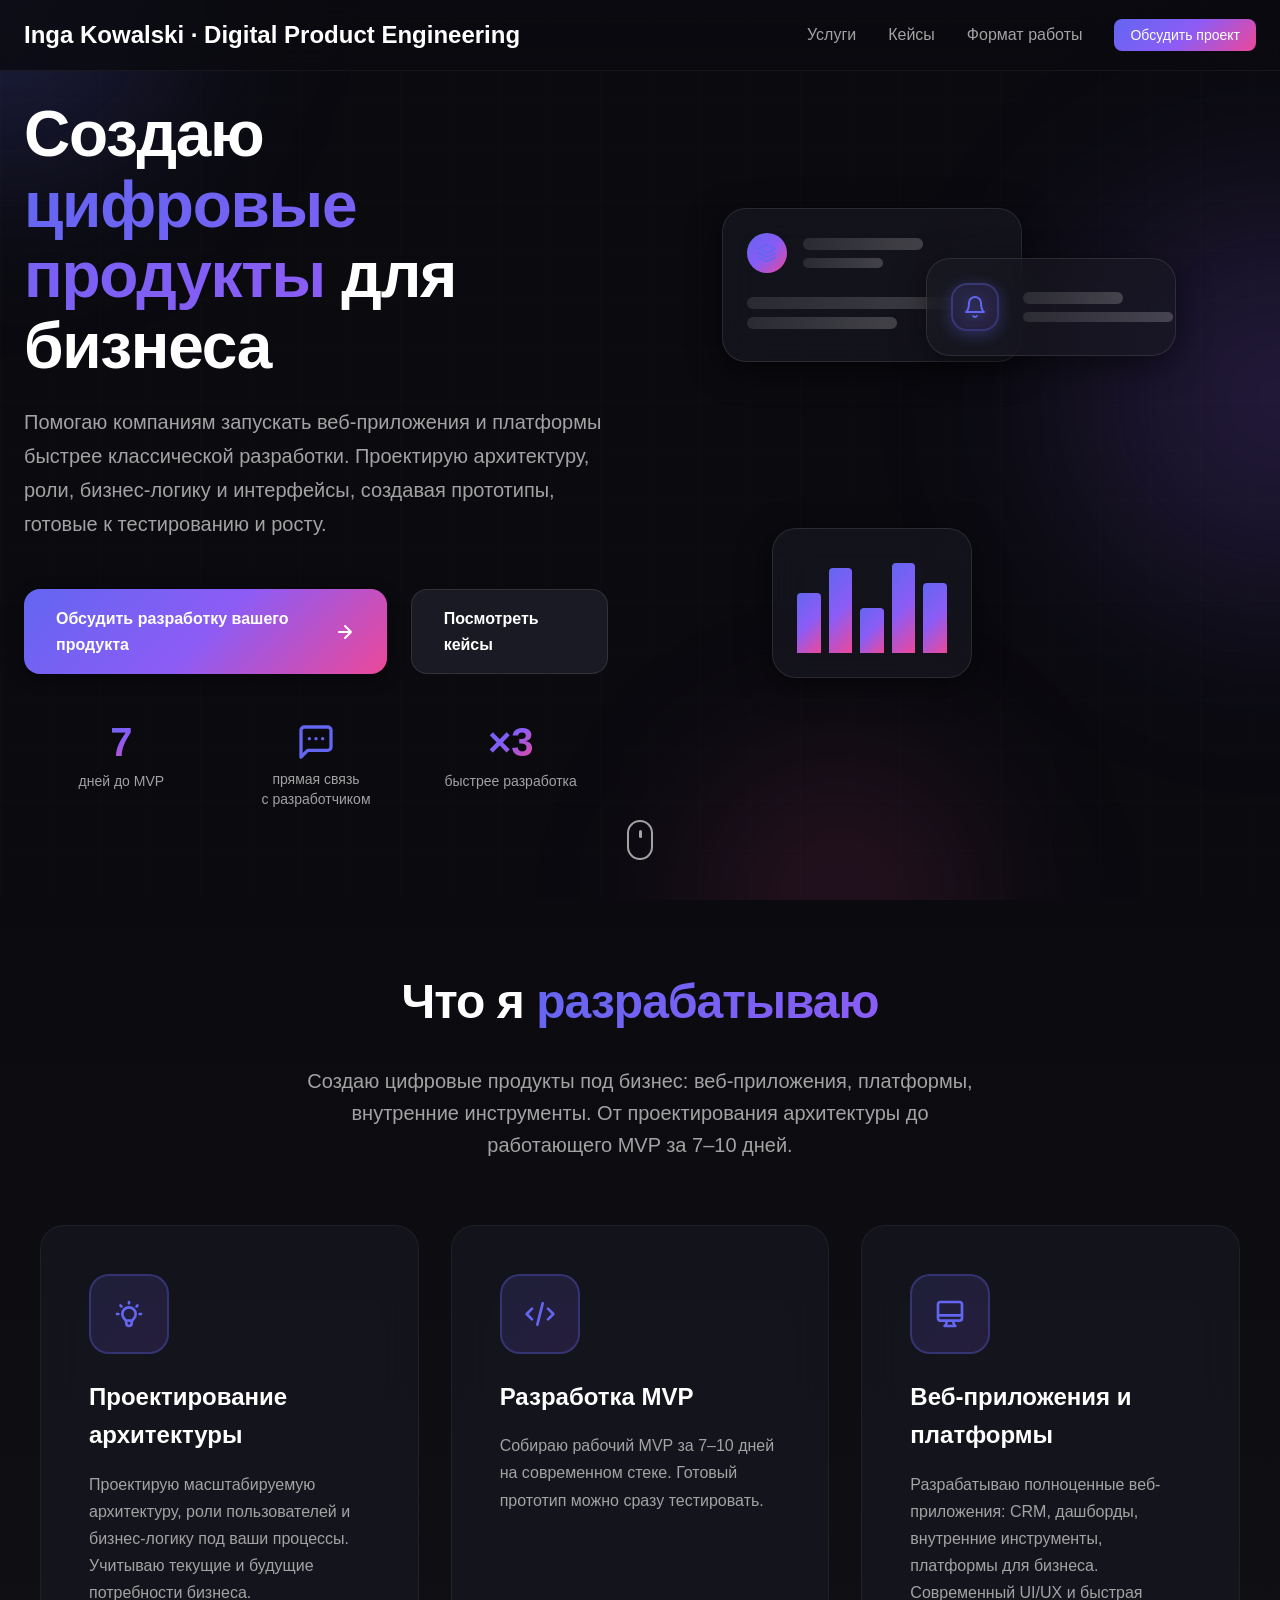
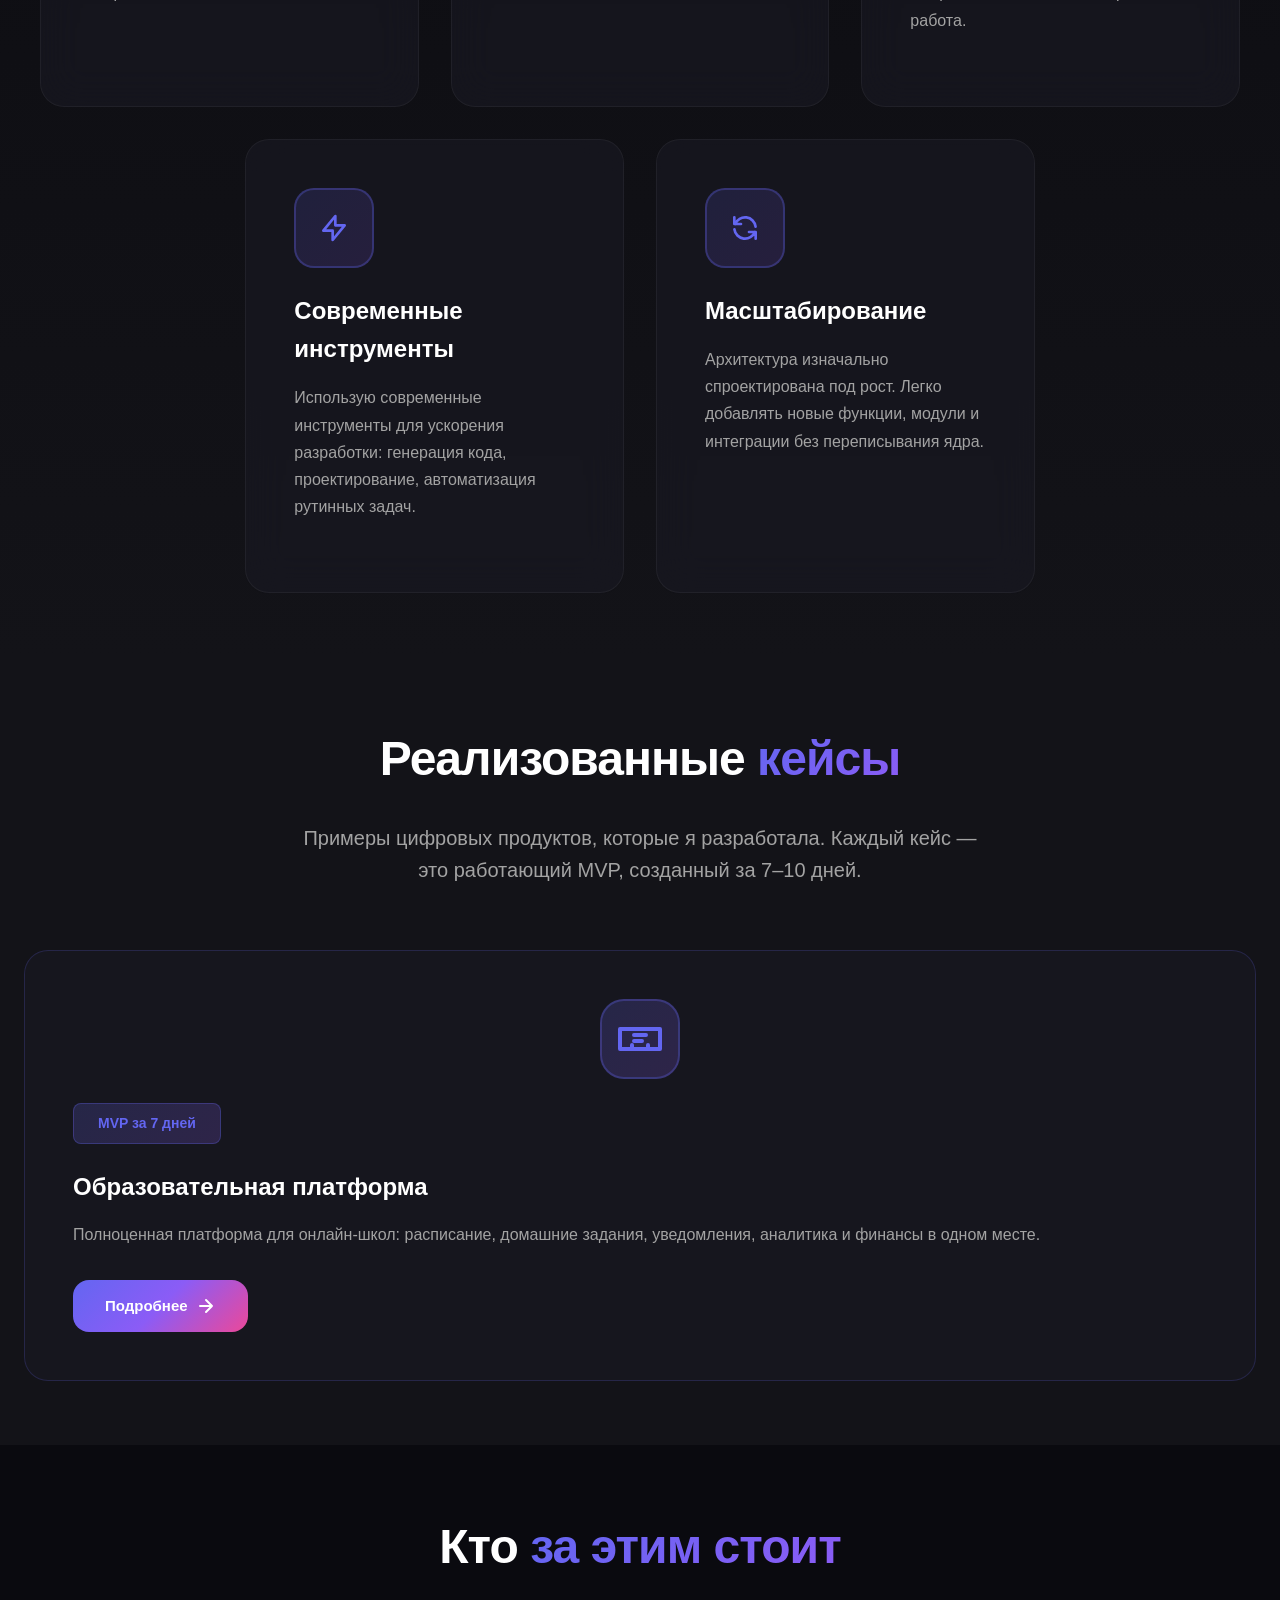
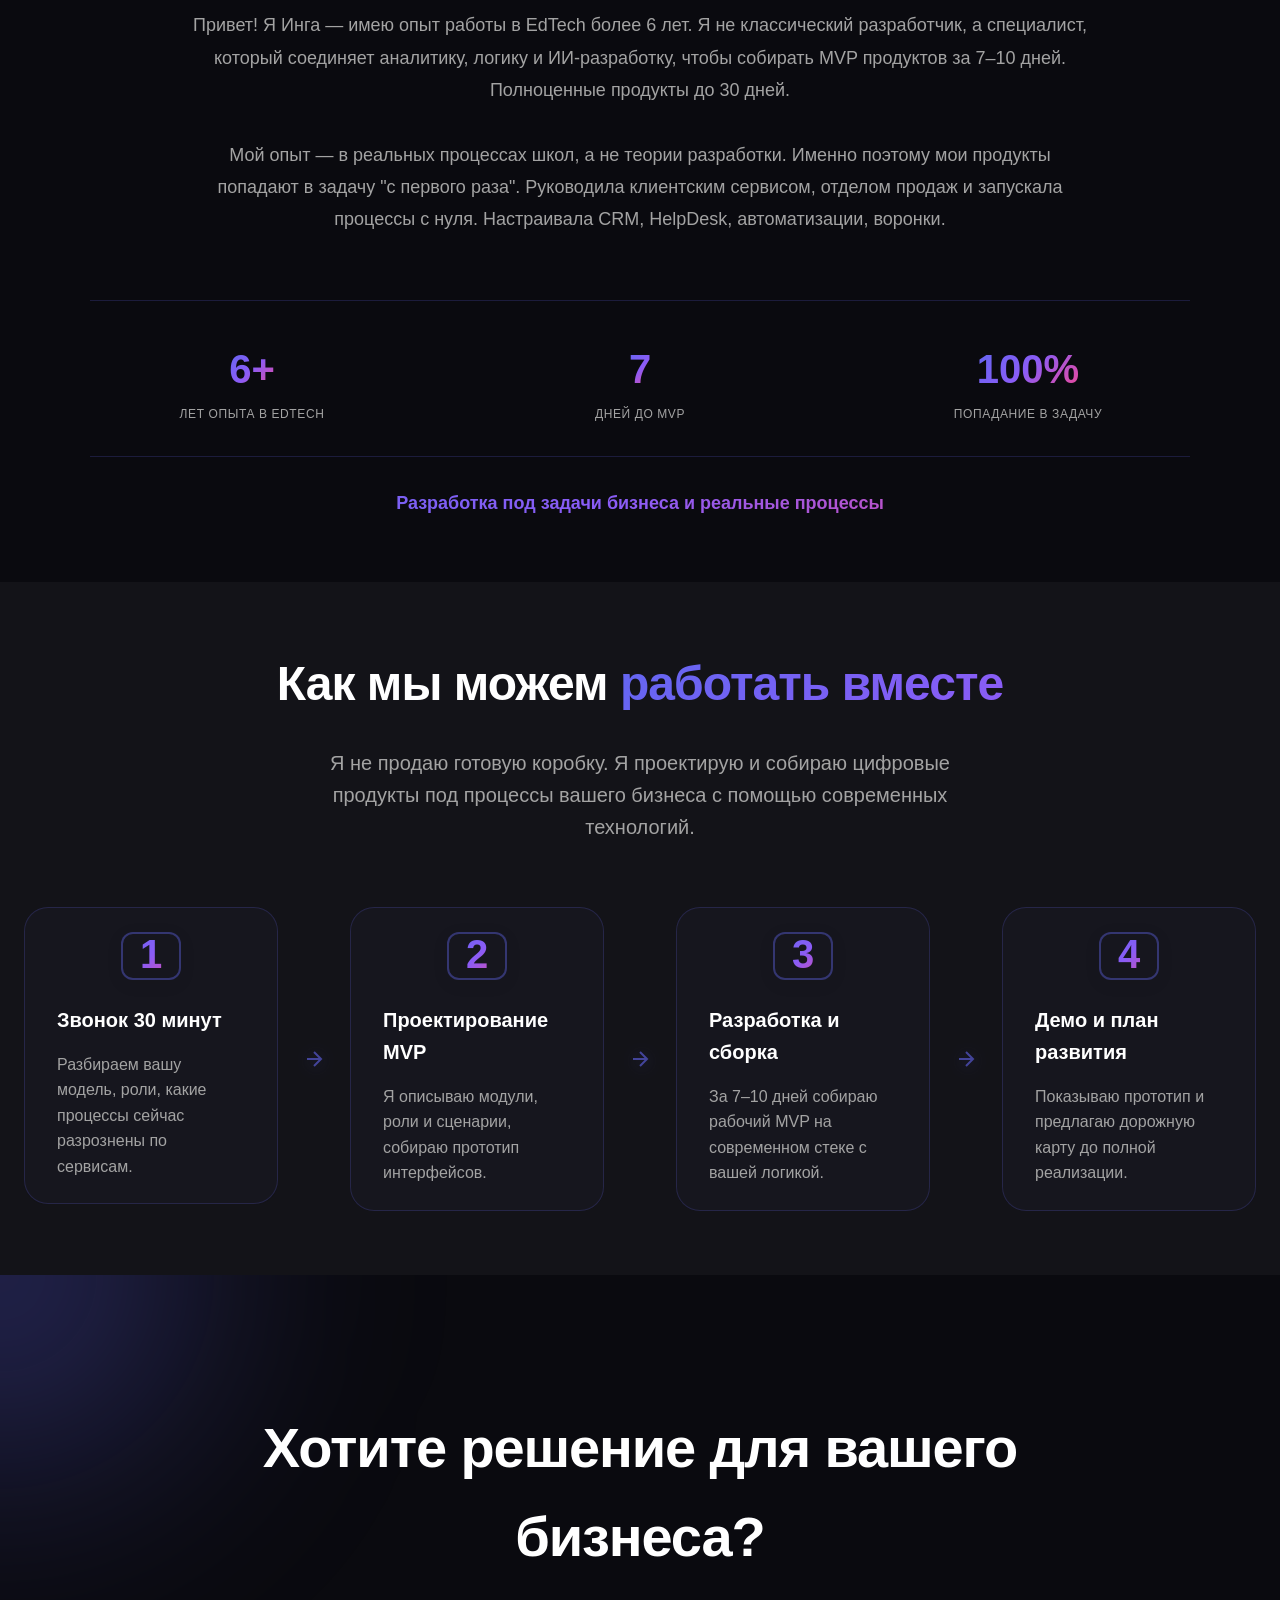
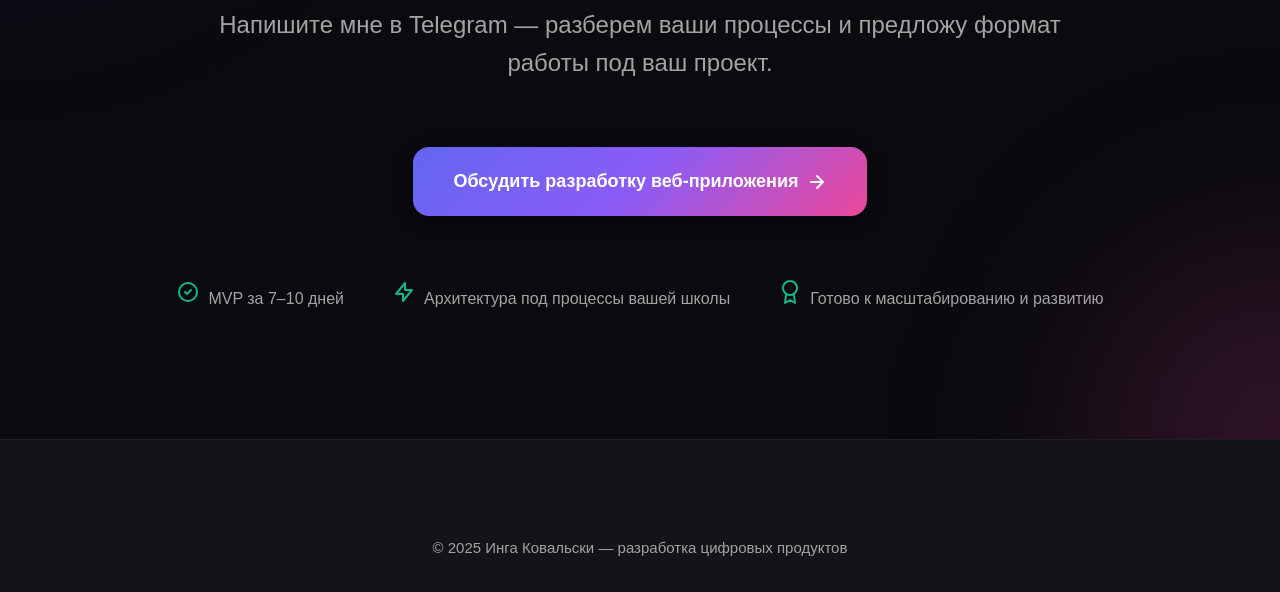
<file: index.html>
<!DOCTYPE html>
<html lang="ru">
<head>
    <meta charset="UTF-8">
    <meta name="viewport" content="width=device-width, initial-scale=1.0">
    
    <!-- Security Headers -->
    <meta http-equiv="X-Frame-Options" content="DENY">
    <meta http-equiv="X-Content-Type-Options" content="nosniff">
    <meta http-equiv="Referrer-Policy" content="strict-origin-when-cross-origin">
    <meta http-equiv="Content-Security-Policy" content="default-src 'self'; style-src 'self' 'unsafe-inline' https://fonts.googleapis.com; font-src 'self' https://fonts.gstatic.com; script-src 'self' 'unsafe-inline'; img-src 'self' data:; connect-src 'self'; frame-ancestors 'none';">
    
    <title>Inga Kowalski — Digital Product Engineering</title>
    
    <!-- Favicons -->
    <link rel="icon" type="image/png" sizes="96x96" href="/favicon-96x96.png">
    <link rel="icon" type="image/x-icon" href="/favicon.ico">
    <link rel="apple-touch-icon" href="/apple-touch-icon.png">
    <link rel="manifest" href="/site.webmanifest">
    <meta name="theme-color" content="#0A0A0A">
    
    <link rel="stylesheet" href="styles.css">
    <link rel="preconnect" href="https://fonts.googleapis.com">
    <link rel="preconnect" href="https://fonts.gstatic.com" crossorigin>
    <link href="https://fonts.googleapis.com/css2?family=Inter:wght@300;400;500;600;700;800;900&display=swap" rel="stylesheet">
</head>
<body>
    <!-- SVG Icons -->
    <div style="display: none;">
        <?xml version="1.0" encoding="UTF-8"?>
        <svg xmlns="http://www.w3.org/2000/svg">
          <defs>
            <linearGradient id="iconGradient" x1="0%" y1="0%" x2="100%" y2="100%">
              <stop offset="0%" style="stop-color:#6366f1;stop-opacity:1" />
              <stop offset="50%" style="stop-color:#8b5cf6;stop-opacity:1" />
              <stop offset="100%" style="stop-color:#ec4899;stop-opacity:1" />
            </linearGradient>
          </defs>
        </svg>
    </div>
    
    <!-- Navigation -->
    <nav class="navbar" id="navbar">
        <div class="container">
            <div class="nav-content">
                <a href="#" class="logo">
                    <span class="logo-text">Inga Kowalski · Digital Product Engineering</span>
                </a>
                <ul class="nav-menu" id="navMenu">
                    <li><a href="#services" class="nav-link">Услуги</a></li>
                    <li><a href="#cases" class="nav-link">Кейсы</a></li>
                    <li><a href="#process" class="nav-link">Формат работы</a></li>
                    <li><a href="#contact" class="nav-link btn-primary-nav">Обсудить проект</a></li>
                </ul>
                <button class="hamburger" id="hamburger">
                    <span></span>
                    <span></span>
                    <span></span>
                </button>
            </div>
        </div>
    </nav>

    <!-- Hero Section -->
    <section class="hero" id="home">
        <div class="hero-background">
            <div class="gradient-orb orb-1"></div>
            <div class="gradient-orb orb-2"></div>
            <div class="gradient-orb orb-3"></div>
            <div class="grid-overlay"></div>
        </div>
        
        <div class="container hero-container">
            <div class="hero-content">
                <h1 class="hero-title">
                    Создаю <span class="gradient-text">цифровые продукты</span> для бизнеса
                </h1>
                <p class="hero-description">
                    Помогаю компаниям запускать веб-приложения и платформы быстрее классической разработки. Проектирую архитектуру, роли, бизнес-логику и интерфейсы, создавая прототипы, готовые к тестированию и росту.
                </p>
                <div class="hero-cta">
                    <a href="https://t.me/kowalski_inga" target="_blank" class="btn btn-primary">
                        <span>Обсудить разработку вашего продукта</span>
                        <svg width="20" height="20" viewBox="0 0 20 20" fill="none">
                            <path d="M4 10H16M16 10L10 4M16 10L10 16" stroke="currentColor" stroke-width="2" stroke-linecap="round" stroke-linejoin="round"/>
                        </svg>
                    </a>
                    <a href="#cases" class="btn btn-secondary">
                        <span>Посмотреть кейсы</span>
                    </a>
                </div>
                <div class="hero-stats">
                    <div class="stat-item">
                        <div class="stat-value">7</div>
                        <div class="stat-label">дней до MVP</div>
                    </div>
                    <div class="stat-item stat-item-connection">
                        <div class="connection-icon-wrapper">
                            <svg class="connection-icon" viewBox="0 0 24 24" width="40" height="40">
                                <path fill="none" stroke="currentColor" stroke-width="2" stroke-linecap="round" stroke-linejoin="round" d="M21 15a2 2 0 0 1-2 2H7l-4 4V5a2 2 0 0 1 2-2h14a2 2 0 0 1 2 2z"/>
                                <path fill="none" stroke="currentColor" stroke-width="2" stroke-linecap="round" stroke-linejoin="round" d="M8 10h.01M12 10h.01M16 10h.01"/>
                            </svg>
                        </div>
                        <div class="stat-label stat-label-two-lines">
                            <span>прямая связь</span>
                            <span>с разработчиком</span>
                        </div>
                    </div>
                    <div class="stat-item">
                        <div class="stat-value">×3</div>
                        <div class="stat-label">быстрее разработка</div>
                    </div>
                </div>
            </div>
            
            <div class="hero-visual">
                <div class="floating-card card-1">
                    <div class="card-header">
                        <div class="card-avatar">
                            <svg class="card-icon" viewBox="0 0 24 24" width="24" height="24">
                                <path fill="none" stroke="currentColor" stroke-width="2" stroke-linecap="round" stroke-linejoin="round" d="M12 2L2 7l10 5 10-5-10-5z"/>
                                <path fill="none" stroke="currentColor" stroke-width="2" stroke-linecap="round" stroke-linejoin="round" d="M2 17l10 5 10-5M2 12l10 5 10-5"/>
                            </svg>
                        </div>
                        <div class="card-info">
                            <div class="card-name"></div>
                            <div class="card-role"></div>
                        </div>
                    </div>
                    <div class="card-content">
                        <div class="card-line"></div>
                        <div class="card-line short"></div>
                    </div>
                </div>
                
                <div class="floating-card card-2">
                    <div class="notification-icon-wrapper">
                        <svg class="notification-icon" viewBox="0 0 24 24" width="32" height="32">
                            <path fill="none" stroke="currentColor" stroke-width="2" stroke-linecap="round" stroke-linejoin="round" d="M18 8A6 6 0 0 0 6 8c0 7-3 9-3 9h18s-3-2-3-9"/>
                            <path fill="none" stroke="currentColor" stroke-width="2" stroke-linecap="round" stroke-linejoin="round" d="M13.73 21a2 2 0 0 1-3.46 0"/>
                        </svg>
                    </div>
                    <div class="notification-content">
                        <div class="notification-title"></div>
                        <div class="notification-text"></div>
                    </div>
                </div>
                
                <div class="floating-card card-3">
                    <div class="chart-bars">
                        <div class="chart-bar" style="--height: 60%"></div>
                        <div class="chart-bar" style="--height: 85%"></div>
                        <div class="chart-bar" style="--height: 45%"></div>
                        <div class="chart-bar" style="--height: 90%"></div>
                        <div class="chart-bar" style="--height: 70%"></div>
                    </div>
                </div>
            </div>
        </div>
        
        <div class="scroll-indicator">
            <div class="mouse">
                <div class="wheel"></div>
            </div>
        </div>
    </section>

    <!-- Services Section -->
    <section class="features" id="services">
        <div class="container">
            <div class="section-header">
                <h2 class="section-title">
                    Что я <span class="gradient-text">разрабатываю</span>
                </h2>
                <p class="section-description">
                    Создаю цифровые продукты под бизнес: веб-приложения, платформы, внутренние инструменты. От проектирования архитектуры до работающего MVP за 7–10 дней.
                </p>
            </div>
            
            <div class="features-grid">
                <div class="feature-card">
                    <div class="feature-icon-wrapper">
                        <svg class="feature-icon" viewBox="0 0 24 24" width="32" height="32">
                            <path fill="none" stroke="currentColor" stroke-width="2" stroke-linecap="round" stroke-linejoin="round" d="M9.663 17h4.673M12 3v1m6.364 1.636l-.707.707M21 12h-1M4 12H3m3.343-5.657l-.707-.707m2.828 9.9a5 5 0 117.072 0l-.548.547A3.374 3.374 0 0014 18.469V19a2 2 0 11-4 0v-.531c0-.895-.356-1.754-.988-2.386l-.548-.547z"/>
                        </svg>
                    </div>
                    <h3 class="feature-title">Проектирование архитектуры</h3>
                    <p class="feature-description">
                        Проектирую масштабируемую архитектуру, роли пользователей и бизнес-логику под ваши процессы. Учитываю текущие и будущие потребности бизнеса.
                    </p>
                </div>
                
                <div class="feature-card">
                    <div class="feature-icon-wrapper">
                        <svg class="feature-icon" viewBox="0 0 24 24" width="32" height="32">
                            <path fill="none" stroke="currentColor" stroke-width="2" stroke-linecap="round" stroke-linejoin="round" d="M10 20l4-16m4 4l4 4-4 4M6 16l-4-4 4-4"/>
                        </svg>
                    </div>
                    <h3 class="feature-title">Разработка MVP</h3>
                    <p class="feature-description">
                        Собираю рабочий MVP за 7–10 дней на современном стеке. Готовый прототип можно сразу тестировать.
                    </p>
                </div>
                
                <div class="feature-card">
                    <div class="feature-icon-wrapper">
                        <svg class="feature-icon" viewBox="0 0 24 24" width="32" height="32">
                            <path fill="none" stroke="currentColor" stroke-width="2" stroke-linecap="round" stroke-linejoin="round" d="M9.75 17L9 20l-1 1h8l-1-1-.75-3M3 13h18M5 17h14a2 2 0 002-2V5a2 2 0 00-2-2H5a2 2 0 00-2 2v10a2 2 0 002 2z"/>
                        </svg>
                    </div>
                    <h3 class="feature-title">Веб-приложения и платформы</h3>
                    <p class="feature-description">
                        Разрабатываю полноценные веб-приложения: CRM, дашборды, внутренние инструменты, платформы для бизнеса. Современный UI/UX и быстрая работа.
                    </p>
                </div>
                
                <div class="feature-card">
                    <div class="feature-icon-wrapper">
                        <svg class="feature-icon" viewBox="0 0 24 24" width="32" height="32">
                            <path fill="none" stroke="currentColor" stroke-width="2" stroke-linecap="round" stroke-linejoin="round" d="M13 10V3L4 14h7v7l9-11h-7z"/>
                        </svg>
                    </div>
                    <h3 class="feature-title">Современные инструменты</h3>
                    <p class="feature-description">
                        Использую современные инструменты для ускорения разработки: генерация кода, проектирование, автоматизация рутинных задач.
                    </p>
                </div>
                
                <div class="feature-card">
                    <div class="feature-icon-wrapper">
                        <svg class="feature-icon" viewBox="0 0 24 24" width="32" height="32">
                            <path fill="none" stroke="currentColor" stroke-width="2" stroke-linecap="round" stroke-linejoin="round" d="M4 4v5h.582m15.356 2A8.001 8.001 0 004.582 9m0 0H9m11 11v-5h-.581m0 0a8.003 8.003 0 01-15.357-2m15.357 2H15"/>
                        </svg>
                    </div>
                    <h3 class="feature-title">Масштабирование</h3>
                    <p class="feature-description">
                        Архитектура изначально спроектирована под рост. Легко добавлять новые функции, модули и интеграции без переписывания ядра.
                    </p>
                </div>
            </div>
        </div>
    </section>

    <!-- Cases Section -->
    <section class="cases" id="cases">
        <div class="container">
            <div class="section-header">
                <h2 class="section-title">
                    Реализованные <span class="gradient-text">кейсы</span>
                </h2>
                <p class="section-description">
                    Примеры цифровых продуктов, которые я разработала. Каждый кейс — это работающий MVP, созданный за 7–10 дней.
                </p>
            </div>
            
            <!-- Cases Grid -->
            <div class="cases-grid">
                <!-- Case Preview: Educational Platform -->
                <div class="case-preview" data-case="education">
                    <div class="case-preview-image">
                        <div class="case-avatar">
                            <svg viewBox="0 0 24 24" width="48" height="48">
                                <path fill="none" stroke="currentColor" stroke-width="2" stroke-linecap="round" stroke-linejoin="round" d="M2 7h20v10H2V7z"/>
                                <path fill="none" stroke="currentColor" stroke-width="2" stroke-linecap="round" stroke-linejoin="round" d="M6 17h12M8 17v-2M16 17v-2"/>
                                <path fill="none" stroke="currentColor" stroke-width="2" stroke-linecap="round" stroke-linejoin="round" d="M9 10h6M9 13h4"/>
                            </svg>
                        </div>
                    </div>
                    <div class="case-preview-content">
                        <div class="case-badge">
                            <span>MVP за 7 дней</span>
                        </div>
                        <h3 class="case-preview-title">Образовательная платформа</h3>
                        <p class="case-preview-description">
                            Полноценная платформа для онлайн-школ: расписание, домашние задания, уведомления, аналитика и финансы в одном месте.
                        </p>
                        <button class="case-preview-btn">
                            <span>Подробнее</span>
                            <svg width="20" height="20" viewBox="0 0 20 20" fill="none">
                                <path d="M4 10H16M16 10L10 4M16 10L10 16" stroke="currentColor" stroke-width="2" stroke-linecap="round" stroke-linejoin="round"/>
                            </svg>
                        </button>
                    </div>
                </div>
            </div>
        </div>
    </section>

    <!-- Case Modal -->
    <div class="case-modal" id="caseModal">
        <div class="case-modal-overlay"></div>
        <div class="case-modal-content">
            <button class="case-modal-close">
                <svg width="24" height="24" viewBox="0 0 24 24" fill="none">
                    <path d="M18 6L6 18M6 6l12 12" stroke="currentColor" stroke-width="2" stroke-linecap="round" stroke-linejoin="round"/>
                </svg>
            </button>
            
            <!-- Case Detail: Educational Platform -->
            <div class="case-detail" data-case-detail="education">
                        <div class="case-header">
                            <div class="case-badge">
                                <span>MVP за 7 дней</span>
                            </div>
                            <h3 class="case-title">Образовательная платформа для онлайн-школ</h3>
                            <p class="case-description">
                                Полноценная платформа, заменяющая таблицы, чат-боты и разрозненные сервисы. Реализованы расписание, домашние задания, уведомления, аналитика и финансы в одном месте.
                            </p>
                        </div>
                        
                        <!-- Key Modules Section -->
                        <div class="case-modules">
                            <div class="container">
                                <div class="section-header">
                                    <h2 class="section-title">
                                        Ключевые модули платформы <span class="gradient-text">в этом кейсе</span>
                                    </h2>
                                    <p class="section-description">
                                        Платформа закрывает весь цикл обучения — от расписания и домашек до аналитики и управления абонементами.
                                    </p>
                                </div>
                                
                                <div class="features-grid">
                                    <div class="feature-card">
                                        <div class="feature-icon-wrapper">
                                            <svg class="feature-icon" viewBox="0 0 24 24" width="32" height="32">
                                                <rect x="3" y="4" width="18" height="18" rx="2" ry="2" fill="none" stroke="currentColor" stroke-width="2"/>
                                                <line x1="16" y1="2" x2="16" y2="6" stroke="currentColor" stroke-width="2" stroke-linecap="round"/>
                                                <line x1="8" y1="2" x2="8" y2="6" stroke="currentColor" stroke-width="2" stroke-linecap="round"/>
                                                <line x1="3" y1="10" x2="21" y2="10" stroke="currentColor" stroke-width="2"/>
                                                <rect x="7" y="14" width="3" height="3" fill="currentColor"/>
                                            </svg>
                                        </div>
                                        <h3 class="feature-title">Умное расписание</h3>
                                        <ul class="feature-list">
                                            <li>Планирование уроков с учётом загруженности преподавателей</li>
                                            <li>Дневной и недельный вид, фильтры по датам и группам</li>
                                            <li>Быстрое редактирование статусов занятий</li>
                                        </ul>
                                    </div>
                                    
                                    <div class="feature-card">
                                        <div class="feature-icon-wrapper">
                                            <svg class="feature-icon" viewBox="0 0 24 24" width="32" height="32">
                                                <path fill="none" stroke="currentColor" stroke-width="2" stroke-linecap="round" stroke-linejoin="round" d="M14 2H6a2 2 0 0 0-2 2v16a2 2 0 0 0 2 2h12a2 2 0 0 0 2-2V8z"/>
                                                <polyline points="14,2 14,8 20,8" fill="none" stroke="currentColor" stroke-width="2" stroke-linecap="round" stroke-linejoin="round"/>
                                                <line x1="9" y1="13" x2="15" y2="13" stroke="currentColor" stroke-width="2" stroke-linecap="round"/>
                                                <line x1="9" y1="17" x2="15" y2="17" stroke="currentColor" stroke-width="2" stroke-linecap="round"/>
                                            </svg>
                                        </div>
                                        <h3 class="feature-title">Домашние задания</h3>
                                        <ul class="feature-list">
                                            <li>Полный цикл работы с ДЗ: создание, отправка, проверка</li>
                                            <li>Загрузка файлов и решений прямо в платформу</li>
                                            <li>Статусы и напоминания ученикам о новых заданиях (Real-time уведомления)</li>
                                        </ul>
                                    </div>
                                    
                                    <div class="feature-card">
                                        <div class="feature-icon-wrapper">
                                            <svg class="feature-icon" viewBox="0 0 24 24" width="32" height="32">
                                                <line x1="18" y1="20" x2="18" y2="10" stroke="currentColor" stroke-width="2" stroke-linecap="round"/>
                                                <line x1="12" y1="20" x2="12" y2="4" stroke="currentColor" stroke-width="2" stroke-linecap="round"/>
                                                <line x1="6" y1="20" x2="6" y2="14" stroke="currentColor" stroke-width="2" stroke-linecap="round"/>
                                            </svg>
                                        </div>
                                        <h3 class="feature-title">Аналитика учеников</h3>
                                        <ul class="feature-list">
                                            <li>Прогресс по урокам и средний балл</li>
                                            <li>История оценок и активности</li>
                                            <li>Учет абонементов и посещений</li>
                                        </ul>
                                    </div>
                                    
                                    <div class="feature-card">
                                        <div class="feature-icon-wrapper">
                                            <svg class="feature-icon" viewBox="0 0 24 24" width="32" height="32">
                                                <path fill="none" stroke="currentColor" stroke-width="2" stroke-linecap="round" stroke-linejoin="round" d="M20 21v-2a4 4 0 0 0-4-4H8a4 4 0 0 0-4 4v2"/>
                                                <circle cx="12" cy="7" r="4" fill="none" stroke="currentColor" stroke-width="2"/>
                                                <polyline points="16,11 19,8 22,11" fill="none" stroke="currentColor" stroke-width="2" stroke-linecap="round" stroke-linejoin="round"/>
                                            </svg>
                                        </div>
                                        <h3 class="feature-title">Кабинет преподавателя</h3>
                                        <ul class="feature-list">
                                            <li>Нагрузка и расписание по каждому преподавателю</li>
                                            <li>Проверка домашних заданий и выставление оценок</li>
                                            <li>Статистика по ученикам и группам</li>
                                        </ul>
                                    </div>
                                    
                                    <div class="feature-card">
                                        <div class="feature-icon-wrapper">
                                            <svg class="feature-icon" viewBox="0 0 24 24" width="32" height="32">
                                                <circle cx="12" cy="12" r="3" fill="none" stroke="currentColor" stroke-width="2"/>
                                                <path fill="none" stroke="currentColor" stroke-width="2" stroke-linecap="round" stroke-linejoin="round" d="M19.4 15a1.65 1.65 0 0 0 .33 1.82l.06.06a2 2 0 0 1 0 2.83 2 2 0 0 1-2.83 0l-.06-.06a1.65 1.65 0 0 0-1.82-.33 1.65 1.65 0 0 0-1 1.51V21a2 2 0 0 1-2 2 2 2 0 0 1-2-2v-.09A1.65 1.65 0 0 0 9 19.4a1.65 1.65 0 0 0-1.82.33l-.06.06a2 2 0 0 1-2.83 0 2 2 0 0 1 0-2.83l.06-.06a1.65 1.65 0 0 0 .33-1.82 1.65 1.65 0 0 0-1.51-1H3a2 2 0 0 1-2-2 2 2 0 0 1 2-2h.09A1.65 1.65 0 0 0 4.6 9a1.65 1.65 0 0 0-.33-1.82l-.06-.06a2 2 0 0 1 0-2.83 2 2 0 0 1 2.83 0l.06.06a1.65 1.65 0 0 0 1.82.33H9a1.65 1.65 0 0 0 1-1.51V3a2 2 0 0 1 2-2 2 2 0 0 1 2 2v.09a1.65 1.65 0 0 0 1 1.51 1.65 1.65 0 0 0 1.82-.33l.06-.06a2 2 0 0 1 2.83 0 2 2 0 0 1 0 2.83l-.06.06a1.65 1.65 0 0 0-.33 1.82V9a1.65 1.65 0 0 0 1.51 1H21a2 2 0 0 1 2 2 2 2 0 0 1-2 2h-.09a1.65 1.65 0 0 0-1.51 1z"/>
                                            </svg>
                                        </div>
                                        <h3 class="feature-title">Админ-панель / CRM</h3>
                                        <ul class="feature-list">
                                            <li>Управление учениками, преподавателями и абонементами</li>
                                            <li>Поиск и фильтры по ключевым метрикам</li>
                                            <li>Дашборды для контроля загрузки и выручки</li>
                                        </ul>
                                    </div>
                                </div>
                            </div>
                        </div>
                        
                        <!-- Roles Section (moved inside case) -->
                        <div class="roles" id="roles">
        <div class="container">
            <div class="section-header">
                <h2 class="section-title">
                    Персонализированный опыт для <span class="gradient-text">каждой роли</span>
                </h2>
                <p class="section-description">
                    В этом кейсе я реализовала три кабинета: ученика, преподавателя и администратора — каждый видит только свои инструменты.
                </p>
            </div>
            
            <div class="roles-tabs">
                <button class="role-tab active" data-role="student">
                    <div class="role-icon">
                        <svg viewBox="0 0 24 24" width="24" height="24">
                            <path fill="none" stroke="currentColor" stroke-width="2" stroke-linecap="round" stroke-linejoin="round" d="M22 10l-10-5-10 5 10 5z"/>
                            <path fill="none" stroke="currentColor" stroke-width="2" stroke-linecap="round" stroke-linejoin="round" d="M6 13.26V16c0 2.21 2.69 4 6 4s6-1.79 6-4v-2.74L12 15z"/>
                        </svg>
                    </div>
                    <span>Ученик</span>
                </button>
                <button class="role-tab" data-role="teacher">
                    <div class="role-icon">
                        <svg viewBox="0 0 24 24" width="24" height="24">
                            <path fill="none" stroke="currentColor" stroke-width="2" stroke-linecap="round" stroke-linejoin="round" d="M20 21v-2a4 4 0 0 0-4-4H8a4 4 0 0 0-4 4v2"/>
                            <circle cx="12" cy="7" r="4" fill="none" stroke="currentColor" stroke-width="2"/>
                            <polyline points="16,11 19,8 22,11" fill="none" stroke="currentColor" stroke-width="2" stroke-linecap="round" stroke-linejoin="round"/>
                        </svg>
                    </div>
                    <span>Преподаватель</span>
                </button>
                <button class="role-tab" data-role="admin">
                    <div class="role-icon">
                        <svg viewBox="0 0 24 24" width="24" height="24">
                            <circle cx="12" cy="12" r="3" fill="none" stroke="currentColor" stroke-width="2"/>
                            <path fill="none" stroke="currentColor" stroke-width="2" stroke-linecap="round" stroke-linejoin="round" d="M19.4 15a1.65 1.65 0 0 0 .33 1.82l.06.06a2 2 0 0 1 0 2.83 2 2 0 0 1-2.83 0l-.06-.06a1.65 1.65 0 0 0-1.82-.33 1.65 1.65 0 0 0-1 1.51V21a2 2 0 0 1-2 2 2 2 0 0 1-2-2v-.09A1.65 1.65 0 0 0 9 19.4a1.65 1.65 0 0 0-1.82.33l-.06.06a2 2 0 0 1-2.83 0 2 2 0 0 1 0-2.83l.06-.06a1.65 1.65 0 0 0 .33-1.82 1.65 1.65 0 0 0-1.51-1H3a2 2 0 0 1-2-2 2 2 0 0 1 2-2h.09A1.65 1.65 0 0 0 4.6 9a1.65 1.65 0 0 0-.33-1.82l-.06-.06a2 2 0 0 1 0-2.83 2 2 0 0 1 2.83 0l.06.06a1.65 1.65 0 0 0 1.82.33H9a1.65 1.65 0 0 0 1-1.51V3a2 2 0 0 1 2-2 2 2 0 0 1 2 2v.09a1.65 1.65 0 0 0 1 1.51 1.65 1.65 0 0 0 1.82-.33l.06-.06a2 2 0 0 1 2.83 0 2 2 0 0 1 0 2.83l-.06.06a1.65 1.65 0 0 0-.33 1.82V9a1.65 1.65 0 0 0 1.51 1H21a2 2 0 0 1 2 2 2 2 0 0 1-2 2h-.09a1.65 1.65 0 0 0-1.51 1z"/>
                        </svg>
                    </div>
                    <span>Администратор</span>
                </button>
            </div>
            
            <div class="roles-content">
                <!-- Student Role -->
                <div class="role-content active" data-role-content="student">
                    <div class="role-split">
                        <div class="role-info">
                            <h3 class="role-title">Личный кабинет ученика</h3>
                            <p class="role-description">
                                Всё необходимое для эффективного обучения и отслеживания прогресса.
                            </p>
                            
                            <div class="role-features">
                                <div class="role-feature-item">
                                    <div class="role-feature-icon-wrapper">
                                        <svg class="role-feature-icon" viewBox="0 0 24 24" width="24" height="24">
                                            <line x1="18" y1="20" x2="18" y2="10" stroke="currentColor" stroke-width="2" stroke-linecap="round"/>
                                            <line x1="12" y1="20" x2="12" y2="4" stroke="currentColor" stroke-width="2" stroke-linecap="round"/>
                                            <line x1="6" y1="20" x2="6" y2="14" stroke="currentColor" stroke-width="2" stroke-linecap="round"/>
                                        </svg>
                                    </div>
                                    <div>
                                        <h4>Дашборд с прогрессом и оценками</h4>
                                        <p>Визуализация прогресса по урокам и успеваемости</p>
                                    </div>
                                </div>
                                
                                <div class="role-feature-item">
                                    <div class="role-feature-icon-wrapper">
                                        <svg class="role-feature-icon" viewBox="0 0 24 24" width="24" height="24">
                                            <path fill="none" stroke="currentColor" stroke-width="2" stroke-linecap="round" stroke-linejoin="round" d="M14 2H6a2 2 0 0 0-2 2v16a2 2 0 0 0 2 2h12a2 2 0 0 0 2-2V8z"/>
                                            <polyline points="14,2 14,8 20,8" fill="none" stroke="currentColor" stroke-width="2" stroke-linecap="round" stroke-linejoin="round"/>
                                            <line x1="9" y1="13" x2="15" y2="13" stroke="currentColor" stroke-width="2" stroke-linecap="round"/>
                                            <line x1="9" y1="17" x2="15" y2="17" stroke="currentColor" stroke-width="2" stroke-linecap="round"/>
                                        </svg>
                                    </div>
                                    <div>
                                        <h4>Управление заданиями и загрузка решений</h4>
                                        <p>Отправка работ и отслеживание статусов проверки</p>
                                    </div>
                                </div>
                                
                                <div class="role-feature-item">
                                    <div class="role-feature-icon-wrapper">
                                        <svg class="role-feature-icon" viewBox="0 0 24 24" width="24" height="24">
                                            <path fill="none" stroke="currentColor" stroke-width="2" stroke-linecap="round" stroke-linejoin="round" d="M22 19a2 2 0 0 1-2 2H4a2 2 0 0 1-2-2V5a2 2 0 0 1 2-2h5l2 3h9a2 2 0 0 1 2 2z"/>
                                        </svg>
                                    </div>
                                    <div>
                                        <h4>Материалы и файлы в одном месте</h4>
                                        <p>Доступ ко всем учебным материалам и вложениям</p>
                                    </div>
                                </div>
                                
                                <div class="role-feature-item">
                                    <div class="role-feature-icon-wrapper">
                                        <svg class="role-feature-icon" viewBox="0 0 24 24" width="24" height="24">
                                            <circle cx="12" cy="5" r="3" fill="currentColor"/>
                                            <circle cx="12" cy="12" r="3" fill="currentColor"/>
                                            <circle cx="12" cy="19" r="3" fill="currentColor"/>
                                        </svg>
                                    </div>
                                    <div>
                                        <h4>Таймлайн активности и уведомлений</h4>
                                        <p>История событий и мгновенные оповещения</p>
                                    </div>
                                </div>
                            </div>
                        </div>
                        
                        <div class="role-visual">
                            <div class="mockup-browser">
                                <div class="browser-header">
                                    <div class="browser-dots">
                                        <span></span><span></span><span></span>
                                    </div>
                                    <div class="browser-url">eduplatform.app/student/dashboard</div>
                                </div>
                                <div class="browser-content">
                                    <div class="dashboard-cards">
                                        <div class="mini-card">
                                            <div class="mini-card-label">Уроков выполнено</div>
                                            <div class="mini-card-value">24<span>/30</span></div>
                                        </div>
                                        <div class="mini-card">
                                            <div class="mini-card-label">Средний балл</div>
                                            <div class="mini-card-value">87<span>/100</span></div>
                                        </div>
                                    </div>
                                    <div class="progress-bar-demo">
                                        <div class="progress-fill" style="--width: 80%"></div>
                                    </div>
                                </div>
                            </div>
                        </div>
                    </div>
                </div>
                
                <!-- Teacher Role -->
                <div class="role-content" data-role-content="teacher">
                    <div class="role-split">
                        <div class="role-info">
                            <h3 class="role-title">Кабинет преподавателя</h3>
                            <p class="role-description">
                                Полный контроль над уроками, заданиями и успеваемостью.
                            </p>
                            
                            <div class="role-features">
                                <div class="role-feature-item">
                                    <div class="role-feature-icon-wrapper">
                                        <svg class="role-feature-icon" viewBox="0 0 24 24" width="24" height="24">
                                            <line x1="18" y1="20" x2="18" y2="10" stroke="currentColor" stroke-width="2" stroke-linecap="round"/>
                                            <line x1="12" y1="20" x2="12" y2="4" stroke="currentColor" stroke-width="2" stroke-linecap="round"/>
                                            <line x1="6" y1="20" x2="6" y2="14" stroke="currentColor" stroke-width="2" stroke-linecap="round"/>
                                        </svg>
                                    </div>
                                    <div>
                                        <h4>Аналитика нагрузки и проведённых уроков</h4>
                                        <p>Статистика и метрики работы преподавателя</p>
                                    </div>
                                </div>
                                
                                <div class="role-feature-item">
                                    <div class="role-feature-icon-wrapper">
                                        <svg class="role-feature-icon" viewBox="0 0 24 24" width="24" height="24">
                                            <polyline points="20 6 9 17 4 12" fill="none" stroke="currentColor" stroke-width="2" stroke-linecap="round" stroke-linejoin="round"/>
                                        </svg>
                                    </div>
                                    <div>
                                        <h4>Проверка домашних заданий и выставление оценок</h4>
                                        <p>Быстрая проверка с оценкой и развёрнутым отзывом</p>
                                    </div>
                                </div>
                                
                                <div class="role-feature-item">
                                    <div class="role-feature-icon-wrapper">
                                        <svg class="role-feature-icon" viewBox="0 0 24 24" width="24" height="24">
                                            <rect x="3" y="4" width="18" height="18" rx="2" ry="2" fill="none" stroke="currentColor" stroke-width="2"/>
                                            <line x1="16" y1="2" x2="16" y2="6" stroke="currentColor" stroke-width="2" stroke-linecap="round"/>
                                            <line x1="8" y1="2" x2="8" y2="6" stroke="currentColor" stroke-width="2" stroke-linecap="round"/>
                                            <line x1="3" y1="10" x2="21" y2="10" stroke="currentColor" stroke-width="2"/>
                                            <rect x="7" y="14" width="3" height="3" fill="currentColor"/>
                                        </svg>
                                    </div>
                                    <div>
                                        <h4>Управление расписанием и статусами занятий</h4>
                                        <p>Создание уроков, редактирование и управление статусами</p>
                                    </div>
                                </div>
                                
                                <div class="role-feature-item">
                                    <div class="role-feature-icon-wrapper">
                                        <svg class="role-feature-icon" viewBox="0 0 24 24" width="24" height="24">
                                            <path fill="none" stroke="currentColor" stroke-width="2" stroke-linecap="round" stroke-linejoin="round" d="M17 21v-2a4 4 0 0 0-4-4H5a4 4 0 0 0-4 4v2"/>
                                            <circle cx="9" cy="7" r="4" fill="none" stroke="currentColor" stroke-width="2"/>
                                            <path fill="none" stroke="currentColor" stroke-width="2" stroke-linecap="round" stroke-linejoin="round" d="M23 21v-2a4 4 0 0 0-3-3.87"/>
                                            <path fill="none" stroke="currentColor" stroke-width="2" stroke-linecap="round" stroke-linejoin="round" d="M16 3.13a4 4 0 0 1 0 7.75"/>
                                        </svg>
                                    </div>
                                    <div>
                                        <h4>Статистика по ученикам и группам</h4>
                                        <p>Подробная аналитика успеваемости каждого ученика</p>
                                    </div>
                                </div>
                            </div>
                        </div>
                        
                        <div class="role-visual">
                            <div class="mockup-browser">
                                <div class="browser-header">
                                    <div class="browser-dots">
                                        <span></span><span></span><span></span>
                                    </div>
                                    <div class="browser-url">eduplatform.app/teacher/analytics</div>
                                </div>
                                <div class="browser-content">
                                    <div class="chart-demo">
                                        <div class="chart-line"></div>
                                    </div>
                                    <div class="stats-grid">
                                        <div class="stat-box">
                                            <div class="stat-label">Проверено ДЗ</div>
                                            <div class="stat-number">42</div>
                                        </div>
                                        <div class="stat-box">
                                            <div class="stat-label">Уроков за неделю</div>
                                            <div class="stat-number">18</div>
                                        </div>
                                    </div>
                                </div>
                            </div>
                        </div>
                    </div>
                </div>
                
                <!-- Admin Role -->
                <div class="role-content" data-role-content="admin">
                    <div class="role-split">
                        <div class="role-info">
                            <h3 class="role-title">Админ-панель и CRM</h3>
                            <p class="role-description">
                                Централизованное управление платформой и ключевыми метриками.
                            </p>
                            
                            <div class="role-features">
                                <div class="role-feature-item">
                                    <div class="role-feature-icon-wrapper">
                                        <svg class="role-feature-icon" viewBox="0 0 24 24" width="24" height="24">
                                            <path fill="none" stroke="currentColor" stroke-width="2" stroke-linecap="round" stroke-linejoin="round" d="M17 21v-2a4 4 0 0 0-4-4H5a4 4 0 0 0-4 4v2"/>
                                            <circle cx="9" cy="7" r="4" fill="none" stroke="currentColor" stroke-width="2"/>
                                            <path fill="none" stroke="currentColor" stroke-width="2" stroke-linecap="round" stroke-linejoin="round" d="M23 21v-2a4 4 0 0 0-3-3.87"/>
                                            <path fill="none" stroke="currentColor" stroke-width="2" stroke-linecap="round" stroke-linejoin="round" d="M16 3.13a4 4 0 0 1 0 7.75"/>
                                        </svg>
                                    </div>
                                    <div>
                                        <h4>Управление учениками и абонементами</h4>
                                        <p>Полный контроль над базой учеников и подписками</p>
                                    </div>
                                </div>
                                
                                <div class="role-feature-item">
                                    <div class="role-feature-icon-wrapper">
                                        <svg class="role-feature-icon" viewBox="0 0 24 24" width="24" height="24">
                                            <path fill="none" stroke="currentColor" stroke-width="2" stroke-linecap="round" stroke-linejoin="round" d="M20 21v-2a4 4 0 0 0-4-4H8a4 4 0 0 0-4 4v2"/>
                                            <circle cx="12" cy="7" r="4" fill="none" stroke="currentColor" stroke-width="2"/>
                                            <polyline points="16,11 19,8 22,11" fill="none" stroke="currentColor" stroke-width="2" stroke-linecap="round" stroke-linejoin="round"/>
                                        </svg>
                                    </div>
                                    <div>
                                        <h4>Управление преподавателями и расписанием</h4>
                                        <p>Назначение на уроки, мониторинг нагрузки</p>
                                    </div>
                                </div>
                                
                                <div class="role-feature-item">
                                    <div class="role-feature-icon-wrapper">
                                        <svg class="role-feature-icon" viewBox="0 0 24 24" width="24" height="24">
                                            <path fill="none" stroke="currentColor" stroke-width="2" stroke-linecap="round" stroke-linejoin="round" d="M22 19a2 2 0 0 1-2 2H4a2 2 0 0 1-2-2V5a2 2 0 0 1 2-2h5l2 3h9a2 2 0 0 1 2 2z"/>
                                        </svg>
                                    </div>
                                    <div>
                                        <h4>Материалы и уроки в едином реестре</h4>
                                        <p>Централизованное хранение всех учебных ресурсов</p>
                                    </div>
                                </div>
                                
                                <div class="role-feature-item">
                                    <div class="role-feature-icon-wrapper">
                                        <svg class="role-feature-icon" viewBox="0 0 24 24" width="24" height="24">
                                            <rect x="3" y="5" width="18" height="14" rx="2" ry="2" fill="none" stroke="currentColor" stroke-width="2"/>
                                            <line x1="3" y1="10" x2="21" y2="10" stroke="currentColor" stroke-width="2"/>
                                            <line x1="7" y1="15" x2="7" y2="15" stroke="currentColor" stroke-width="2" stroke-linecap="round"/>
                                            <line x1="12" y1="15" x2="17" y2="15" stroke="currentColor" stroke-width="2" stroke-linecap="round"/>
                                        </svg>
                                    </div>
                                    <div>
                                        <h4>Дашборды по выручке, загрузке и retention</h4>
                                        <p>Ключевые метрики бизнеса в реальном времени</p>
                                    </div>
                                </div>
                            </div>
                        </div>
                        
                        <div class="role-visual">
                            <div class="mockup-browser">
                                <div class="browser-header">
                                    <div class="browser-dots">
                                        <span></span><span></span><span></span>
                                    </div>
                                    <div class="browser-url">eduplatform.app/admin/dashboard</div>
                                </div>
                                <div class="browser-content">
                                    <div class="admin-tabs">
                                        <div class="admin-tab active">Ученики</div>
                                        <div class="admin-tab">Преподаватели</div>
                                        <div class="admin-tab">Материалы</div>
                                    </div>
                                    <div class="admin-kpi">
                                        <div class="kpi-item">
                                            <div class="kpi-value">156</div>
                                            <div class="kpi-label">Всего учеников</div>
                                        </div>
                                        <div class="kpi-item">
                                            <div class="kpi-value">24</div>
                                            <div class="kpi-label">Преподавателей</div>
                                        </div>
                                    </div>
                                </div>
                            </div>
                        </div>
                    </div>
                </div>
            </div>
                </div>
                
                <!-- Tech Stack for this case -->
                <div class="tech-stack" id="tech">
        <div class="container">
            <div class="section-header">
                <h2 class="section-title">
                    Построено на современном и <span class="gradient-text">масштабируемом стеке</span>
                </h2>
                <p class="section-description">
                    Технологии и архитектура, которые позволяют быстро запускать MVP и безболезненно развивать его в полноценный продукт.
                </p>
            </div>
            
            <div class="tech-grid">
                <div class="tech-card">
                    <div class="tech-icon-wrapper">
                        <svg class="tech-icon" viewBox="0 0 24 24" width="40" height="40">
                            <ellipse cx="12" cy="12" rx="10" ry="4" fill="none" stroke="currentColor" stroke-width="1.5"/>
                            <ellipse cx="12" cy="12" rx="10" ry="4" transform="rotate(60 12 12)" fill="none" stroke="currentColor" stroke-width="1.5"/>
                            <ellipse cx="12" cy="12" rx="10" ry="4" transform="rotate(120 12 12)" fill="none" stroke="currentColor" stroke-width="1.5"/>
                            <circle cx="12" cy="12" r="2" fill="currentColor"/>
                        </svg>
                    </div>
                    <h3 class="tech-name">Frontend</h3>
                    <p class="tech-description">
                        <strong>React + Vite</strong><br>
                        Быстрый интерфейс с компонентной архитектурой.
                    </p>
                </div>
                
                <div class="tech-card">
                    <div class="tech-icon-wrapper">
                        <svg class="tech-icon" viewBox="0 0 24 24" width="40" height="40">
                            <ellipse cx="12" cy="5" rx="9" ry="3" fill="none" stroke="currentColor" stroke-width="2"/>
                            <path fill="none" stroke="currentColor" stroke-width="2" d="M21 12c0 1.66-4 3-9 3s-9-1.34-9-3"/>
                            <path fill="none" stroke="currentColor" stroke-width="2" d="M3 5v14c0 1.66 4 3 9 3s9-1.34 9-3V5"/>
                        </svg>
                    </div>
                    <h3 class="tech-name">Backend & Data</h3>
                    <p class="tech-description">
                        <strong>Supabase, PostgreSQL</strong><br>
                        Хранение данных, авторизация и Realtime-подписки.
                    </p>
                </div>
                
                <div class="tech-card">
                    <div class="tech-icon-wrapper">
                        <svg class="tech-icon" viewBox="0 0 24 24" width="40" height="40">
                            <path fill="currentColor" d="M12 22s8-4 8-10V5l-8-3-8 3v7c0 6 8 10 8 10z"/>
                        </svg>
                    </div>
                    <h3 class="tech-name">Безопасность</h3>
                    <p class="tech-description">
                        <strong>RLS & роли</strong><br>
                        Разграничение прав доступа для учеников, преподавателей и админов.
                    </p>
                </div>
                
                <div class="tech-card">
                    <div class="tech-icon-wrapper">
                        <svg class="tech-icon" viewBox="0 0 24 24" width="40" height="40">
                            <path fill="currentColor" d="M13 2L3 14h8l-1 8 10-12h-8l1-8z"/>
                        </svg>
                    </div>
                    <h3 class="tech-name">Real-time обновления</h3>
                    <p class="tech-description">
                        <strong>WebSocket / Realtime</strong><br>
                        События приходят мгновенно без перезагрузки страниц.
                    </p>
                </div>
                
                <div class="tech-card">
                    <div class="tech-icon-wrapper">
                        <svg class="tech-icon" viewBox="0 0 24 24" width="40" height="40">
                            <path fill="currentColor" d="M12 2C6.49 2 2 6.49 2 12s4.49 10 10 10c1.38 0 2.5-.56 2.5-1.25 0-.34-.14-.66-.38-.92-.23-.25-.38-.58-.38-.83 0-.69.56-1.25 1.25-1.25H16c3.31 0 6-2.69 6-6 0-4.96-4.49-9-10-9z"/>
                            <circle cx="7" cy="10" r="1.5" fill="rgba(10,10,15,0.9)"/>
                            <circle cx="11" cy="7" r="1.5" fill="rgba(10,10,15,0.9)"/>
                            <circle cx="15" cy="10" r="1.5" fill="rgba(10,10,15,0.9)"/>
                            <circle cx="13" cy="14" r="1.5" fill="rgba(10,10,15,0.9)"/>
                        </svg>
                    </div>
                    <h3 class="tech-name">Modern UI/UX</h3>
                    <p class="tech-description">
                        <strong>Стекло, анимации</strong><br>
                        Интерфейс, который приятно использовать каждый день.
                    </p>
                </div>
                
                <div class="tech-card">
                    <div class="tech-icon-wrapper">
                        <svg class="tech-icon" viewBox="0 0 24 24" width="40" height="40">
                            <circle cx="12" cy="12" r="10" fill="none" stroke="currentColor" stroke-width="2"/>
                            <circle cx="12" cy="12" r="6" fill="none" stroke="currentColor" stroke-width="2"/>
                            <circle cx="12" cy="12" r="2" fill="currentColor"/>
                        </svg>
                    </div>
                    <h3 class="tech-name">Оптимизация и масштаб</h3>
                    <p class="tech-description">
                        <strong>Индексы, views, агрегации</strong><br>
                        Платформа готова к росту количества школ и учеников.
                    </p>
                </div>
            </div>
                        </div>
                    </div>
                </div>
            </div>
        </div>
                    </div>
                </div>
            </div>
        </div>
                    </div>
                </div>
            </div>
        </div>
                    </div>
                </div>
            </div>
        </div>
    </section>

    <!-- About Me Section -->
    <section class="about-me" id="about">
        <div class="container">
            <div class="about-content">
                <h2 class="section-title">
                    Кто <span class="gradient-text">за этим стоит</span>
                </h2>
                <p class="about-description">
                    Привет! Я Инга — имею опыт работы в EdTech более 6 лет. Я не классический разработчик, а специалист, который соединяет аналитику, логику и ИИ-разработку, чтобы собирать MVP продуктов за 7–10 дней. Полноценные продукты до 30 дней.
                </p>
                <p class="about-description">
                    Мой опыт — в реальных процессах школ, а не теории разработки. Именно поэтому мои продукты попадают в задачу "с первого раза". Руководила клиентским сервисом, отделом продаж и запускала процессы с нуля. Настраивала CRM, HelpDesk, автоматизации, воронки.
                </p>
                
                <div class="about-stats">
                    <div class="about-stat-item">
                        <div class="about-stat-value">6+</div>
                        <div class="about-stat-label">лет опыта в EdTech</div>
                    </div>
                    <div class="about-stat-item">
                        <div class="about-stat-value">7</div>
                        <div class="about-stat-label">дней до MVP</div>
                    </div>
                    <div class="about-stat-item">
                        <div class="about-stat-value">100%</div>
                        <div class="about-stat-label">попадание в задачу</div>
                    </div>
                </div>
                
                <p class="about-tagline">
                    Разработка под задачи бизнеса и реальные процессы
                </p>
            </div>
        </div>
    </section>

    <!-- How I Work Section -->
    <section class="how-i-work" id="process">
        <div class="container">
            <div class="section-header">
                <h2 class="section-title">
                    Как мы можем <span class="gradient-text">работать вместе</span>
                </h2>
                <p class="section-description">
                    Я не продаю готовую коробку. Я проектирую и собираю цифровые продукты под процессы вашего бизнеса с помощью современных технологий.
                </p>
            </div>
            
            <div class="work-steps">
                <div class="work-step">
                    <div class="step-number">1</div>
                    <div class="step-content-block">
                        <h3 class="step-title">Звонок 30 минут</h3>
                        <p class="step-description">
                            Разбираем вашу модель, роли, какие процессы сейчас разрознены по сервисам.
                        </p>
                    </div>
                </div>
                
                <div class="step-arrow">
                    <svg viewBox="0 0 24 24" width="32" height="32" fill="none" stroke="currentColor" stroke-width="2">
                        <path d="M5 12h14M12 5l7 7-7 7"/>
                    </svg>
                </div>
                
                <div class="work-step">
                    <div class="step-number">2</div>
                    <div class="step-content-block">
                        <h3 class="step-title">Проектирование MVP</h3>
                        <p class="step-description">
                            Я описываю модули, роли и сценарии, собираю прототип интерфейсов.
                        </p>
                    </div>
                </div>
                
                <div class="step-arrow">
                    <svg viewBox="0 0 24 24" width="32" height="32" fill="none" stroke="currentColor" stroke-width="2">
                        <path d="M5 12h14M12 5l7 7-7 7"/>
                    </svg>
                </div>
                
                <div class="work-step">
                    <div class="step-number">3</div>
                    <div class="step-content-block">
                        <h3 class="step-title">Разработка и сборка</h3>
                        <p class="step-description">
                            За 7–10 дней собираю рабочий MVP на современном стеке с вашей логикой.
                        </p>
                    </div>
                </div>
                
                <div class="step-arrow">
                    <svg viewBox="0 0 24 24" width="32" height="32" fill="none" stroke="currentColor" stroke-width="2">
                        <path d="M5 12h14M12 5l7 7-7 7"/>
                    </svg>
                </div>
                
                <div class="work-step">
                    <div class="step-number">4</div>
                    <div class="step-content-block">
                        <h3 class="step-title">Демо и план развития</h3>
                        <p class="step-description">
                            Показываю прототип и предлагаю дорожную карту до полной реализации.
                        </p>
                    </div>
                </div>
            </div>
        </div>
    </section>

    <!-- CTA Section -->
    <section class="cta-section" id="contact">
        <div class="cta-background">
            <div class="cta-orb cta-orb-1"></div>
            <div class="cta-orb cta-orb-2"></div>
        </div>
        
        <div class="container">
            <div class="cta-content">
                <h2 class="cta-title">Хотите решение для вашего бизнеса?</h2>
                <p class="cta-description">
                    Напишите мне в Telegram — разберем ваши процессы и предложу формат работы под ваш проект.
                </p>
                <div class="cta-buttons">
                    <a href="https://t.me/kowalski_inga" target="_blank" class="btn btn-primary btn-large">
                        <span>Обсудить разработку веб-приложения</span>
                        <svg width="20" height="20" viewBox="0 0 20 20" fill="none">
                            <path d="M4 10H16M16 10L10 4M16 10L10 16" stroke="currentColor" stroke-width="2" stroke-linecap="round" stroke-linejoin="round"/>
                        </svg>
                    </a>
                </div>
                
                <div class="cta-features">
                    <div class="cta-feature">
                        <svg width="24" height="24" viewBox="0 0 24 24" fill="none">
                            <path d="M9 12L11 14L15 10M21 12C21 16.9706 16.9706 21 12 21C7.02944 21 3 16.9706 3 12C3 7.02944 7.02944 3 12 3C16.9706 3 21 7.02944 21 12Z" stroke="currentColor" stroke-width="2" stroke-linecap="round" stroke-linejoin="round"/>
                        </svg>
                        <span>MVP за 7–10 дней</span>
                    </div>
                    <div class="cta-feature">
                        <svg width="24" height="24" viewBox="0 0 24 24" fill="none">
                            <path d="M13 10V3L4 14H11V21L20 10H13Z" stroke="currentColor" stroke-width="2" stroke-linecap="round" stroke-linejoin="round"/>
                        </svg>
                        <span>Архитектура под процессы вашей школы</span>
                    </div>
                    <div class="cta-feature">
                        <svg width="24" height="24" viewBox="0 0 24 24" fill="none">
                            <path d="M12 15C15.866 15 19 11.866 19 8C19 4.13401 15.866 1 12 1C8.13401 1 5 4.13401 5 8C5 11.866 8.13401 15 12 15Z" stroke="currentColor" stroke-width="2" stroke-linecap="round" stroke-linejoin="round"/>
                            <path d="M8.21 13.89L7 23L12 20L17 23L15.79 13.88" stroke="currentColor" stroke-width="2" stroke-linecap="round" stroke-linejoin="round"/>
                        </svg>
                        <span>Готово к масштабированию и развитию</span>
                    </div>
                </div>
            </div>
        </div>
    </section>

    <!-- Footer -->
    <footer class="footer">
        <div class="container">
            <div class="footer-bottom">
                <p>&copy; 2025 Инга Ковальски — разработка цифровых продуктов</p>
            </div>
        </div>
    </footer>

    <script src="script.js"></script>
</body>
</html>
</file>
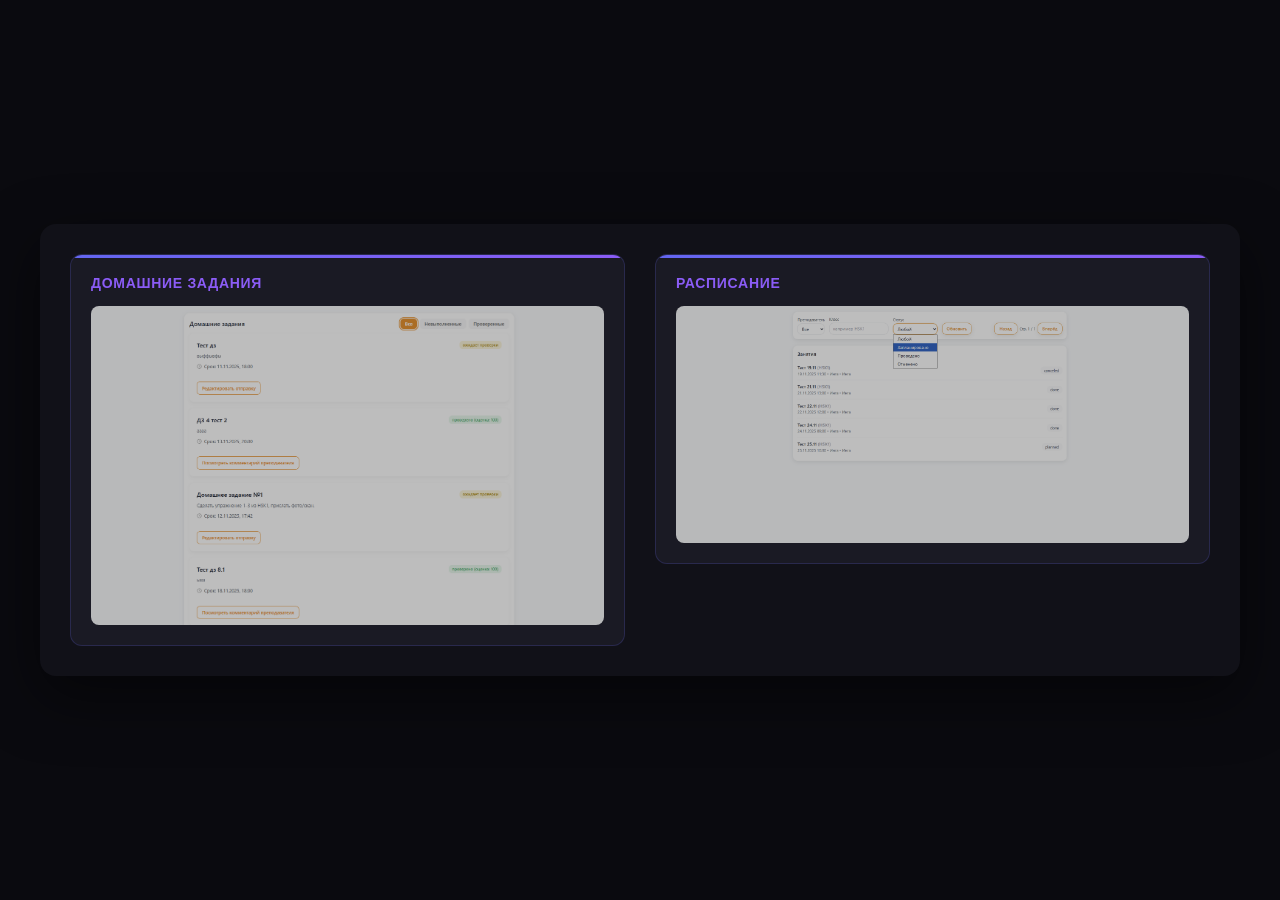
<file: images/template-homework-schedule.html>
<!DOCTYPE html>
<html lang="ru">
<head>
    <meta charset="UTF-8">
    <meta name="viewport" content="width=device-width, initial-scale=1.0">
    <title>Шаблон: ДЗ + Расписание</title>
    <style>
        * {
            margin: 0;
            padding: 0;
            box-sizing: border-box;
        }
        
        body {
            background: #0a0a0f;
            padding: 40px;
            font-family: 'Inter', -apple-system, BlinkMacSystemFont, sans-serif;
            display: flex;
            justify-content: center;
            align-items: center;
            min-height: 100vh;
        }
        
        .container {
            max-width: 1400px;
            width: 100%;
            background: #111118;
            border-radius: 16px;
            padding: 30px;
            box-shadow: 0 20px 60px rgba(0, 0, 0, 0.5);
        }
        
        .screenshot-composition {
            display: grid;
            grid-template-columns: 1fr 1fr;
            gap: 30px;
            align-items: start;
        }
        
        .screenshot-panel {
            background: #1a1a24;
            border-radius: 12px;
            padding: 20px;
            border: 1px solid rgba(99, 102, 241, 0.2);
            position: relative;
            overflow: hidden;
        }
        
        .screenshot-panel::before {
            content: '';
            position: absolute;
            top: 0;
            left: 0;
            right: 0;
            height: 3px;
            background: linear-gradient(90deg, #6366f1, #8b5cf6);
        }
        
        .panel-label {
            color: #8b5cf6;
            font-size: 14px;
            font-weight: 600;
            margin-bottom: 15px;
            text-transform: uppercase;
            letter-spacing: 0.05em;
        }
        
        .screenshot-image {
            width: 100%;
            height: auto;
            border-radius: 8px;
            display: block;
            filter: 
                brightness(0.75) 
                contrast(1.2) 
                saturate(0.85)
                invert(0.1)
                hue-rotate(5deg);
        }
        
        .homework-panel .screenshot-image,
        .schedule-panel .screenshot-image {
            max-height: 600px;
            object-fit: contain;
        }
        
        @media (max-width: 1200px) {
            .screenshot-composition {
                grid-template-columns: 1fr;
            }
        }
    </style>
</head>
<body>
    <div class="container">
        <div class="screenshot-composition">
            <div class="screenshot-panel homework-panel">
                <div class="panel-label">Домашние задания</div>
                <img src="ДЗ.png" alt="Домашние задания" class="screenshot-image">
            </div>
            
            <div class="screenshot-panel schedule-panel">
                <div class="panel-label">Расписание</div>
                <img src="расписание.png" alt="Расписание" class="screenshot-image">
            </div>
        </div>
    </div>
</body>
</html>
</file>
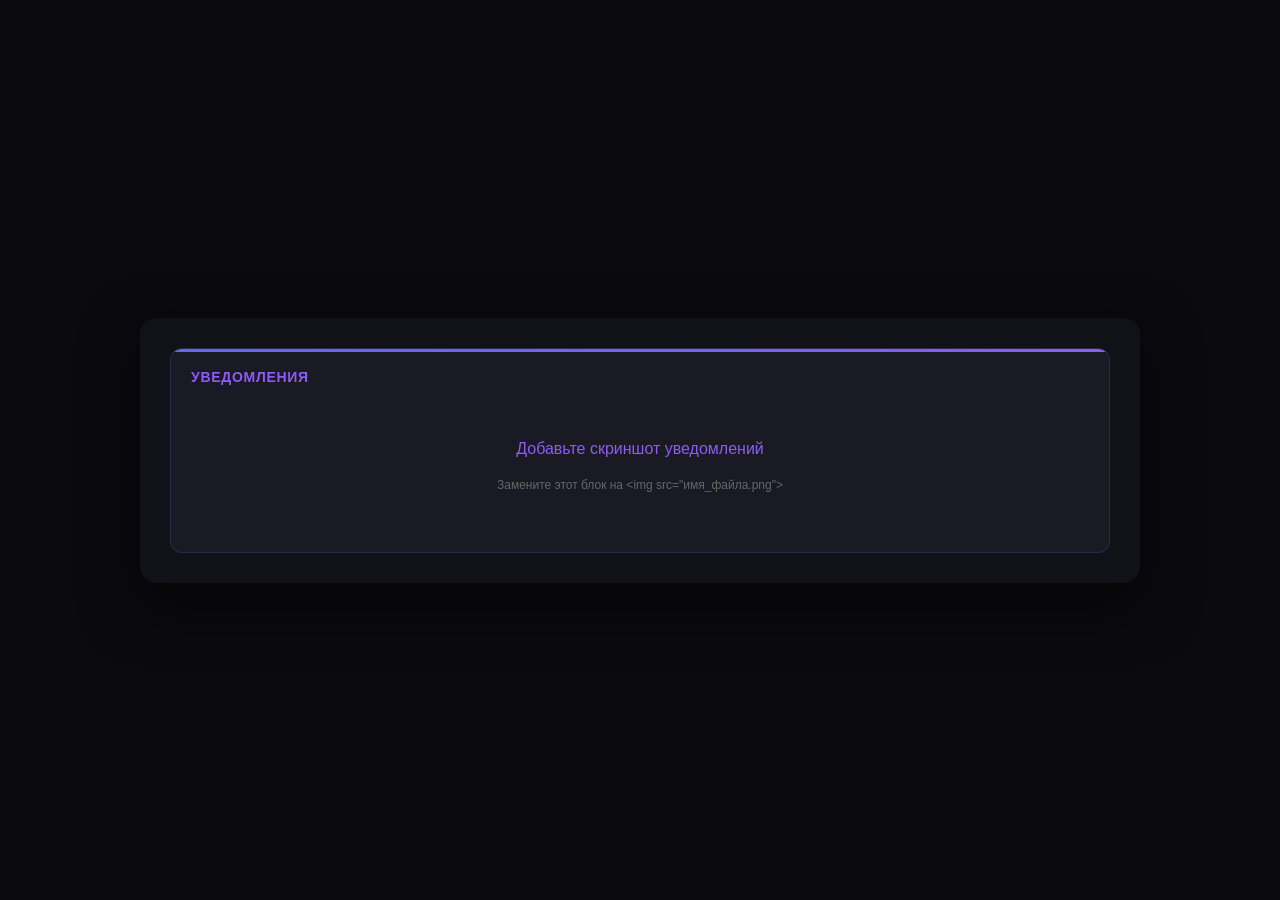
<file: images/template-notifications.html>
<!DOCTYPE html>
<html lang="ru">
<head>
    <meta charset="UTF-8">
    <meta name="viewport" content="width=device-width, initial-scale=1.0">
    <title>Шаблон: Уведомления</title>
    <style>
        * {
            margin: 0;
            padding: 0;
            box-sizing: border-box;
        }
        
        body {
            background: #0a0a0f;
            padding: 40px;
            font-family: 'Inter', -apple-system, BlinkMacSystemFont, sans-serif;
            display: flex;
            justify-content: center;
            align-items: center;
            min-height: 100vh;
        }
        
        .container {
            max-width: 1000px;
            width: 100%;
            background: #111118;
            border-radius: 16px;
            padding: 30px;
            box-shadow: 0 20px 60px rgba(0, 0, 0, 0.5);
        }
        
        .screenshot-panel {
            background: #1a1a24;
            border-radius: 12px;
            padding: 20px;
            border: 1px solid rgba(99, 102, 241, 0.2);
            position: relative;
            overflow: hidden;
        }
        
        .screenshot-panel::before {
            content: '';
            position: absolute;
            top: 0;
            left: 0;
            right: 0;
            height: 3px;
            background: linear-gradient(90deg, #6366f1, #8b5cf6);
        }
        
        .panel-label {
            color: #8b5cf6;
            font-size: 14px;
            font-weight: 600;
            margin-bottom: 15px;
            text-transform: uppercase;
            letter-spacing: 0.05em;
        }
        
        .screenshot-image {
            width: 100%;
            height: auto;
            border-radius: 8px;
            display: block;
            filter: 
                brightness(0.75) 
                contrast(1.2) 
                saturate(0.85)
                invert(0.1)
                hue-rotate(5deg);
            max-height: 700px;
            object-fit: contain;
        }
    </style>
</head>
<body>
    <div class="container">
        <div class="screenshot-panel">
            <div class="panel-label">Уведомления</div>
            <!-- 
            ВАЖНО: Если у вас есть скриншот уведомлений, замените путь ниже на правильное имя файла.
            Если файла нет, можно временно использовать один из существующих скриншотов для проверки шаблона.
            -->
            <div style="background: #1a1a24; padding: 40px; border-radius: 8px; text-align: center; color: #8b5cf6;">
                <p style="margin-bottom: 20px;">Добавьте скриншот уведомлений</p>
                <p style="font-size: 12px; color: #666;">Замените этот блок на &lt;img src="имя_файла.png"&gt;</p>
            </div>
        </div>
    </div>
</body>
</html>
</file>
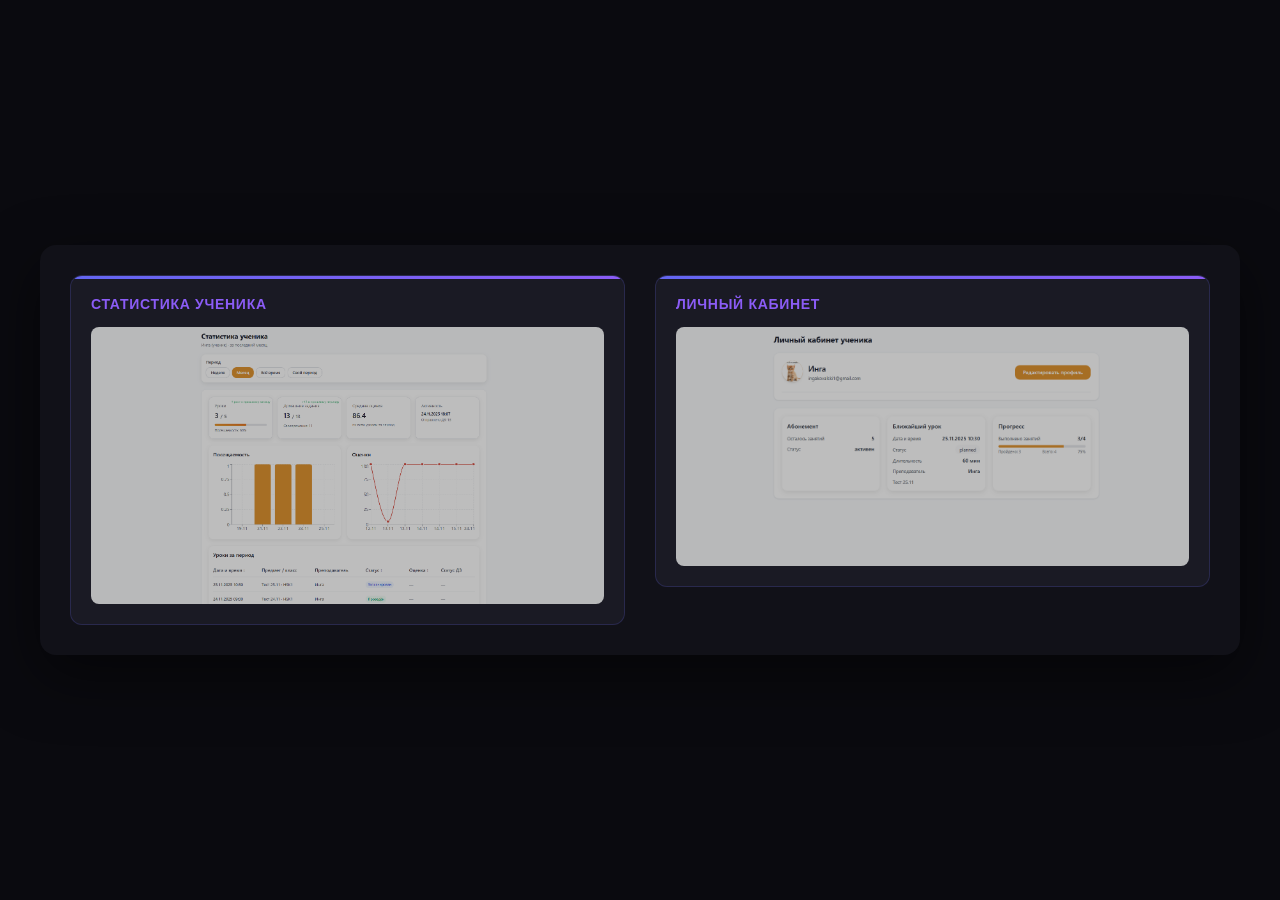
<file: images/template-stats-lk.html>
<!DOCTYPE html>
<html lang="ru">
<head>
    <meta charset="UTF-8">
    <meta name="viewport" content="width=device-width, initial-scale=1.0">
    <title>Шаблон: Статистика + ЛК</title>
    <style>
        * {
            margin: 0;
            padding: 0;
            box-sizing: border-box;
        }
        
        body {
            background: #0a0a0f;
            padding: 40px;
            font-family: 'Inter', -apple-system, BlinkMacSystemFont, sans-serif;
            display: flex;
            justify-content: center;
            align-items: center;
            min-height: 100vh;
        }
        
        .container {
            max-width: 1400px;
            width: 100%;
            background: #111118;
            border-radius: 16px;
            padding: 30px;
            box-shadow: 0 20px 60px rgba(0, 0, 0, 0.5);
        }
        
        .screenshot-composition {
            display: grid;
            grid-template-columns: 1fr 1fr;
            gap: 30px;
            align-items: start;
        }
        
        .screenshot-panel {
            background: #1a1a24;
            border-radius: 12px;
            padding: 20px;
            border: 1px solid rgba(99, 102, 241, 0.2);
            position: relative;
            overflow: hidden;
        }
        
        .screenshot-panel::before {
            content: '';
            position: absolute;
            top: 0;
            left: 0;
            right: 0;
            height: 3px;
            background: linear-gradient(90deg, #6366f1, #8b5cf6);
        }
        
        .panel-label {
            color: #8b5cf6;
            font-size: 14px;
            font-weight: 600;
            margin-bottom: 15px;
            text-transform: uppercase;
            letter-spacing: 0.05em;
        }
        
        .screenshot-image {
            width: 100%;
            height: auto;
            border-radius: 8px;
            display: block;
            filter: 
                brightness(0.75) 
                contrast(1.2) 
                saturate(0.85)
                invert(0.1)
                hue-rotate(5deg);
        }
        
        .stats-panel .screenshot-image {
            max-height: 700px;
            object-fit: contain;
        }
        
        .lk-panel .screenshot-image {
            max-height: 500px;
            object-fit: contain;
        }
        
        @media (max-width: 1200px) {
            .screenshot-composition {
                grid-template-columns: 1fr;
            }
        }
    </style>
</head>
<body>
    <div class="container">
        <div class="screenshot-composition">
            <div class="screenshot-panel stats-panel">
                <div class="panel-label">Статистика ученика</div>
                <img src="статистика ученика.png" alt="Статистика" class="screenshot-image">
            </div>
            
            <div class="screenshot-panel lk-panel">
                <div class="panel-label">Личный кабинет</div>
                <img src="лк ученика.png" alt="Личный кабинет" class="screenshot-image">
            </div>
        </div>
    </div>
</body>
</html>
</file>
<file: styles.css>
/* Reset and Base Styles */
* {
    margin: 0;
    padding: 0;
    box-sizing: border-box;
}

:root {
    /* Dark Theme Colors */
    --bg-primary: #0a0a0f;
    --bg-secondary: #131318;
    --bg-tertiary: #1a1a24;
    --bg-card: rgba(26, 26, 36, 0.6);
    --bg-card-hover: rgba(26, 26, 36, 0.9);
    
    /* Accent Colors */
    --accent-primary: #6366f1;
    --accent-secondary: #8b5cf6;
    --accent-tertiary: #ec4899;
    --accent-success: #10b981;
    --accent-warning: #f59e0b;
    
    /* Text Colors */
    --text-primary: #ffffff;
    --text-secondary: #a3a3a3;
    --text-tertiary: #737373;
    
    /* Gradients */
    --gradient-primary: linear-gradient(135deg, #6366f1 0%, #8b5cf6 50%, #ec4899 100%);
    --gradient-secondary: linear-gradient(135deg, #0ea5e9 0%, #6366f1 100%);
    --gradient-orb: radial-gradient(circle, rgba(99, 102, 241, 0.4) 0%, transparent 70%);
    
    /* Spacing */
    --spacing-xs: 0.5rem;
    --spacing-sm: 1rem;
    --spacing-md: 1.5rem;
    --spacing-lg: 2rem;
    --spacing-xl: 3rem;
    --spacing-2xl: 4rem;
    
    /* Border Radius */
    --radius-sm: 0.5rem;
    --radius-md: 1rem;
    --radius-lg: 1.5rem;
    --radius-xl: 2rem;
    
    /* Transitions */
    --transition-fast: 0.2s ease;
    --transition-base: 0.3s ease;
    --transition-slow: 0.5s ease;
    
    /* Shadows */
    --shadow-sm: 0 2px 8px rgba(0, 0, 0, 0.3);
    --shadow-md: 0 4px 16px rgba(0, 0, 0, 0.4);
    --shadow-lg: 0 8px 32px rgba(0, 0, 0, 0.5);
    --shadow-glow: 0 0 40px rgba(99, 102, 241, 0.3);
}

html {
    scroll-behavior: smooth;
}

body {
    font-family: 'Inter', -apple-system, BlinkMacSystemFont, 'Segoe UI', sans-serif;
    background-color: var(--bg-primary);
    color: var(--text-primary);
    line-height: 1.6;
    overflow-x: hidden;
}

.container {
    max-width: 1280px;
    margin: 0 auto;
    padding: 0 var(--spacing-md);
}

/* Navigation */
.navbar {
    position: fixed;
    top: 0;
    left: 0;
    right: 0;
    z-index: 1000;
    background-color: rgba(10, 10, 15, 0.8);
    backdrop-filter: blur(20px);
    border-bottom: 1px solid rgba(255, 255, 255, 0.05);
    transition: var(--transition-base);
}

.navbar.scrolled {
    background-color: rgba(10, 10, 15, 0.95);
    box-shadow: var(--shadow-md);
}

.nav-content {
    display: flex;
    justify-content: space-between;
    align-items: center;
    padding: var(--spacing-sm) 0;
}

.logo {
    display: flex;
    align-items: center;
    gap: var(--spacing-xs);
    text-decoration: none;
    font-size: 1.5rem;
    font-weight: 800;
    color: var(--text-primary);
    transition: var(--transition-fast);
}

.logo:hover {
    transform: scale(1.05);
}

/* Logo Icon Wrapper */
.logo-icon-wrapper {
    width: 40px;
    height: 40px;
    display: flex;
    align-items: center;
    justify-content: center;
    background: var(--gradient-primary);
    border-radius: 10px;
    box-shadow: 0 4px 15px rgba(99, 102, 241, 0.4);
    animation: float 3s ease-in-out infinite;
    transition: var(--transition-base);
}

.logo:hover .logo-icon-wrapper {
    transform: translateY(-2px);
    box-shadow: 0 6px 20px rgba(99, 102, 241, 0.6);
}

.logo-icon {
    color: white;
    display: block;
}

@keyframes float {
    0%, 100% { transform: translateY(0); }
    50% { transform: translateY(-5px); }
}

.nav-menu {
    display: flex;
    list-style: none;
    gap: var(--spacing-lg);
    align-items: center;
}

.nav-link {
    text-decoration: none;
    color: var(--text-secondary);
    font-weight: 500;
    transition: var(--transition-fast);
    position: relative;
}

.nav-link::after {
    content: '';
    position: absolute;
    bottom: -4px;
    left: 0;
    width: 0;
    height: 2px;
    background: var(--gradient-primary);
    transition: var(--transition-fast);
}

.nav-link:hover {
    color: var(--text-primary);
}

.nav-link:hover::after {
    width: 100%;
}

.btn-primary-nav {
    padding: var(--spacing-xs) var(--spacing-md);
    background: var(--gradient-primary);
    border-radius: var(--radius-sm);
    color: var(--text-primary) !important;
    white-space: nowrap;
    font-weight: 500;
}

.btn-primary-nav::after {
    display: none;
}

.btn-primary-nav:hover {
    transform: translateY(-2px);
    box-shadow: var(--shadow-glow);
}

.hamburger {
    display: none;
    flex-direction: column;
    gap: 5px;
    background: none;
    border: none;
    cursor: pointer;
    padding: var(--spacing-xs);
}

.hamburger span {
    width: 25px;
    height: 2px;
    background: var(--text-primary);
    transition: var(--transition-fast);
}

/* Hero Section */
.hero {
    position: relative;
    min-height: 100vh;
    display: flex;
    align-items: center;
    padding-top: 80px;
    overflow: hidden;
}

.hero-background {
    position: absolute;
    top: 0;
    left: 0;
    right: 0;
    bottom: 0;
    z-index: 0;
}

.gradient-orb {
    position: absolute;
    border-radius: 50%;
    filter: blur(80px);
    animation: orbit 20s ease-in-out infinite;
}

.orb-1 {
    width: 500px;
    height: 500px;
    background: radial-gradient(circle, rgba(99, 102, 241, 0.3) 0%, transparent 70%);
    top: -250px;
    left: -250px;
    animation: orbit 20s ease-in-out infinite;
}

.orb-2 {
    width: 600px;
    height: 600px;
    background: radial-gradient(circle, rgba(139, 92, 246, 0.25) 0%, transparent 70%);
    top: 100px;
    right: -300px;
    animation: orbit 25s ease-in-out infinite reverse;
}

.orb-3 {
    width: 400px;
    height: 400px;
    background: radial-gradient(circle, rgba(236, 72, 153, 0.2) 0%, transparent 70%);
    bottom: -200px;
    left: 50%;
    transform: translateX(-50%);
    animation: orbit 30s ease-in-out infinite;
}

@keyframes orbit {
    0%, 100% { transform: translate(0, 0) scale(1); }
    25% { transform: translate(30px, -30px) scale(1.1); }
    50% { transform: translate(-20px, 20px) scale(0.9); }
    75% { transform: translate(20px, 30px) scale(1.05); }
}

.grid-overlay {
    position: absolute;
    top: 0;
    left: 0;
    right: 0;
    bottom: 0;
    background-image: 
        linear-gradient(rgba(255, 255, 255, 0.02) 1px, transparent 1px),
        linear-gradient(90deg, rgba(255, 255, 255, 0.02) 1px, transparent 1px);
    background-size: 50px 50px;
    opacity: 0.5;
}

.hero-container {
    position: relative;
    z-index: 1;
    display: grid;
    grid-template-columns: 1fr 1fr;
    gap: var(--spacing-2xl);
    align-items: center;
}

.hero-content {
    animation: fadeInUp 1s ease-out;
}

@keyframes fadeInUp {
    from {
        opacity: 0;
        transform: translateY(30px);
    }
    to {
        opacity: 1;
        transform: translateY(0);
    }
}

@keyframes fadeInLeft {
    from {
        opacity: 0;
        transform: translateX(-20px);
    }
    to {
        opacity: 1;
        transform: translateX(0);
    }
}

.hero-badge {
    display: inline-flex;
    align-items: center;
    gap: var(--spacing-xs);
    padding: var(--spacing-xs) var(--spacing-md);
    background: rgba(99, 102, 241, 0.1);
    border: 1px solid rgba(99, 102, 241, 0.3);
    border-radius: 50px;
    color: var(--accent-primary);
    font-size: 0.875rem;
    font-weight: 600;
    margin-bottom: var(--spacing-lg);
    animation: pulse 2s ease-in-out infinite;
}

@keyframes pulse {
    0%, 100% { transform: scale(1); opacity: 1; }
    50% { transform: scale(1.05); opacity: 0.9; }
}

/* Badge Icon Wrapper */
.badge-icon-wrapper {
    width: 24px;
    height: 24px;
    display: flex;
    align-items: center;
    justify-content: center;
    background: linear-gradient(135deg, rgba(99, 102, 241, 0.2) 0%, rgba(139, 92, 246, 0.2) 100%);
    border: 1.5px solid rgba(99, 102, 241, 0.5);
    border-radius: 6px;
    animation: pulse 2s ease-in-out infinite;
    flex-shrink: 0;
}

.badge-icon {
    color: var(--accent-primary);
    display: block;
}

.hero-title {
    font-size: 4rem;
    font-weight: 900;
    line-height: 1.1;
    margin-bottom: var(--spacing-md);
    letter-spacing: -0.02em;
}

.gradient-text {
    background: var(--gradient-primary);
    -webkit-background-clip: text;
    -webkit-text-fill-color: transparent;
    background-clip: text;
    animation: gradientShift 3s ease infinite;
}

@keyframes gradientShift {
    0%, 100% { filter: hue-rotate(0deg); }
    50% { filter: hue-rotate(20deg); }
}

.hero-description {
    font-size: 1.25rem;
    color: var(--text-secondary);
    margin-bottom: var(--spacing-xl);
    max-width: 600px;
    line-height: 1.7;
}

.hero-cta {
    display: flex;
    gap: var(--spacing-md);
    margin-bottom: var(--spacing-xl);
}

.btn {
    display: inline-flex;
    align-items: center;
    gap: var(--spacing-xs);
    padding: 1rem 2rem;
    font-size: 1rem;
    font-weight: 600;
    text-decoration: none;
    border-radius: var(--radius-md);
    transition: all var(--transition-base);
    cursor: pointer;
    border: none;
    position: relative;
    overflow: hidden;
}

.btn::before {
    content: '';
    position: absolute;
    top: 0;
    left: -100%;
    width: 100%;
    height: 100%;
    background: linear-gradient(90deg, transparent, rgba(255, 255, 255, 0.2), transparent);
    transition: var(--transition-slow);
}

.btn:hover::before {
    left: 100%;
}

.btn-primary {
    background: var(--gradient-primary);
    color: var(--text-primary);
    box-shadow: var(--shadow-md);
}

.btn-primary:hover {
    transform: translateY(-2px);
    box-shadow: var(--shadow-glow);
}

.btn-secondary {
    background: var(--bg-tertiary);
    color: var(--text-primary);
    border: 1px solid rgba(255, 255, 255, 0.1);
}

.btn-secondary:hover {
    background: var(--bg-card-hover);
    border-color: rgba(255, 255, 255, 0.2);
    transform: translateY(-2px);
}

.btn-large {
    padding: 1.25rem 2.5rem;
    font-size: 1.125rem;
}

.btn svg {
    display: inline-flex;
    align-items: center;
    flex-shrink: 0;
    margin-top: 1px;
}

.hero-stats {
    display: flex;
    gap: 0;
    justify-content: space-between;
    width: 100%;
    max-width: 100%;
}

.stat-item {
    animation: fadeInUp 1s ease-out;
    animation-delay: 0.3s;
    opacity: 0;
    animation-fill-mode: forwards;
    display: flex;
    flex-direction: column;
    align-items: center;
    flex: 1 1 0;
    text-align: center;
}

.stat-item:nth-child(2) {
    animation-delay: 0.4s;
}

.stat-item:nth-child(3) {
    animation-delay: 0.5s;
}

.stat-item-connection {
    display: flex;
    flex-direction: column;
    align-items: center;
    gap: 0;
    flex: 1 1 0;
    text-align: center;
}

.stat-item-connection .connection-icon-wrapper {
    height: 2.5rem;
    margin-bottom: var(--spacing-xs);
}

.connection-icon-wrapper {
    position: relative;
    width: 48px;
    height: 40px;
    display: flex;
    align-items: center;
    justify-content: center;
    margin-bottom: 0;
    margin-top: 0;
}

.connection-icon {
    position: relative;
    color: var(--accent-primary);
    width: 40px;
    height: 40px;
    transition: transform 0.3s ease, filter 0.3s ease;
}

.connection-icon:hover {
    transform: scale(1.1);
    filter: drop-shadow(0 0 8px rgba(99, 102, 241, 0.8));
}

.stat-item-connection .stat-label {
    font-size: 0.875rem;
    color: var(--text-secondary);
    text-align: center;
    margin-top: 0;
}

.stat-label-two-lines {
    display: flex;
    flex-direction: column;
    align-items: center;
    gap: 2px;
    line-height: 1.3;
    text-align: center;
}

.stat-value {
    font-size: 2.5rem;
    font-weight: 800;
    background: var(--gradient-primary);
    -webkit-background-clip: text;
    -webkit-text-fill-color: transparent;
    background-clip: text;
    line-height: 1;
    margin-bottom: var(--spacing-xs);
    transition: transform 0.3s ease, filter 0.3s ease;
    display: inline-block;
}

.stat-item:hover .stat-value {
    transform: scale(1.1);
    filter: drop-shadow(0 0 8px rgba(99, 102, 241, 0.8));
}

.stat-label {
    color: var(--text-secondary);
    font-size: 0.875rem;
}

/* Hero Visual */
.hero-visual {
    position: relative;
    height: 600px;
    animation: fadeIn 1s ease-out 0.5s;
    animation-fill-mode: backwards;
}

@keyframes fadeIn {
    from { opacity: 0; }
    to { opacity: 1; }
}

.floating-card {
    position: absolute;
    background: var(--bg-card);
    backdrop-filter: blur(20px);
    border: 1px solid rgba(255, 255, 255, 0.1);
    border-radius: var(--radius-lg);
    padding: var(--spacing-md);
    box-shadow: var(--shadow-lg);
    animation: floatCard 6s ease-in-out infinite;
}

@keyframes floatCard {
    0%, 100% { transform: translateY(0) rotate(0deg); }
    25% { transform: translateY(-20px) rotate(1deg); }
    50% { transform: translateY(-10px) rotate(-1deg); }
    75% { transform: translateY(-15px) rotate(0.5deg); }
}

.card-1 {
    top: 50px;
    left: 50px;
    width: 300px;
    animation-delay: 0s;
}

.card-avatar {
    display: flex;
    align-items: center;
    justify-content: center;
}

.card-avatar .card-icon {
    color: var(--accent-primary);
    filter: drop-shadow(0 2px 8px rgba(99, 102, 241, 0.5));
}

.card-2 {
    top: 100px;
    right: 80px;
    width: 250px;
    animation-delay: 1s;
    display: flex;
    align-items: center;
    gap: var(--spacing-md);
    overflow: hidden;
}

.card-3 {
    bottom: 80px;
    left: 100px;
    width: 200px;
    animation-delay: 2s;
}

.card-header {
    display: flex;
    align-items: center;
    gap: var(--spacing-sm);
    margin-bottom: var(--spacing-md);
}

.card-avatar {
    width: 40px;
    height: 40px;
    border-radius: 50%;
    background: var(--gradient-primary);
    animation: shimmer 2s ease-in-out infinite;
}

@keyframes shimmer {
    0%, 100% { opacity: 1; }
    50% { opacity: 0.6; }
}

.card-info {
    flex: 1;
}

.card-name,
.card-role,
.card-line,
.notification-title,
.notification-text {
    height: 12px;
    background: linear-gradient(90deg, rgba(255, 255, 255, 0.1) 0%, rgba(255, 255, 255, 0.2) 50%, rgba(255, 255, 255, 0.1) 100%);
    background-size: 200% 100%;
    border-radius: 6px;
    animation: loading 1.5s ease-in-out infinite;
}

@keyframes loading {
    0% { background-position: 200% 0; }
    100% { background-position: -200% 0; }
}

.card-name {
    width: 120px;
    margin-bottom: 8px;
}

.card-role {
    width: 80px;
    height: 10px;
}

.card-line {
    margin-bottom: 8px;
}

.card-line.short {
    width: 60%;
}

/* Notification Icon - Floating Card Style */
.notification-icon-wrapper {
    width: 48px;
    height: 48px;
    display: flex;
    align-items: center;
    justify-content: center;
    background: linear-gradient(135deg, rgba(99, 102, 241, 0.15) 0%, rgba(139, 92, 246, 0.15) 100%);
    border: 2px solid rgba(99, 102, 241, 0.3);
    border-radius: var(--radius-md);
    flex-shrink: 0;
    position: relative;
    animation: float 4s ease-in-out infinite;
    box-shadow: 0 4px 15px rgba(99, 102, 241, 0.3);
}

.notification-icon-wrapper::before {
    content: '';
    position: absolute;
    inset: -2px;
    background: var(--gradient-primary);
    border-radius: var(--radius-md);
    opacity: 0;
    filter: blur(12px);
    z-index: -1;
    transition: opacity var(--transition-base);
}

.card-2:hover .notification-icon-wrapper::before {
    opacity: 0.25;
}

.notification-icon {
    width: 24px;
    height: 24px;
    color: var(--accent-primary);
    filter: drop-shadow(0 2px 6px rgba(99, 102, 241, 0.5));
    transition: all var(--transition-base);
}

.card-2:hover .notification-icon {
    transform: scale(1.1);
    filter: drop-shadow(0 4px 12px rgba(99, 102, 241, 0.7));
}

.notification-content {
    flex: 1;
}

.notification-title {
    width: 100px;
    margin-bottom: 8px;
}

.notification-text {
    width: 150px;
    height: 10px;
}

.chart-bars {
    display: flex;
    align-items: flex-end;
    gap: 8px;
    height: 100px;
}

.chart-bar {
    flex: 1;
    background: var(--gradient-primary);
    border-radius: 4px 4px 0 0;
    height: var(--height);
    animation: growBar 1s ease-out forwards;
    transform-origin: bottom;
}

@keyframes growBar {
    from { transform: scaleY(0); }
    to { transform: scaleY(1); }
}

.chart-bar:nth-child(1) { animation-delay: 0.1s; }
.chart-bar:nth-child(2) { animation-delay: 0.2s; }
.chart-bar:nth-child(3) { animation-delay: 0.3s; }
.chart-bar:nth-child(4) { animation-delay: 0.4s; }
.chart-bar:nth-child(5) { animation-delay: 0.5s; }

/* Scroll Indicator */
.scroll-indicator {
    position: absolute;
    bottom: 40px;
    left: 50%;
    transform: translateX(-50%);
    animation: fadeInUp 1s ease-out 1s;
    animation-fill-mode: backwards;
}

.mouse {
    width: 26px;
    height: 40px;
    border: 2px solid var(--text-secondary);
    border-radius: 20px;
    display: flex;
    justify-content: center;
    padding-top: 8px;
}

.wheel {
    width: 3px;
    height: 8px;
    background: var(--text-secondary);
    border-radius: 2px;
    animation: scroll 2s ease-in-out infinite;
}

@keyframes scroll {
    0%, 100% { transform: translateY(0); opacity: 1; }
    50% { transform: translateY(10px); opacity: 0.5; }
}

/* Section Styles */
section {
    padding: var(--spacing-2xl) 0;
    position: relative;
}

.section-header {
    text-align: center;
    margin-bottom: var(--spacing-2xl);
    animation: fadeInUp 0.8s ease-out;
}

.section-title {
    font-size: 3rem;
    font-weight: 800;
    margin-bottom: var(--spacing-md);
    letter-spacing: -0.02em;
}

.section-description {
    font-size: 1.25rem;
    color: var(--text-secondary);
    max-width: 700px;
    margin: 0 auto;
}

/* Features Section */
.features {
    background: linear-gradient(180deg, var(--bg-primary) 0%, var(--bg-secondary) 100%);
}

/* Cases Section */
.cases {
    background: var(--bg-secondary);
    padding: var(--spacing-2xl) 0;
}

.cases-grid {
    display: grid;
    grid-template-columns: repeat(auto-fit, minmax(350px, 1fr));
    gap: var(--spacing-xl);
    margin-top: var(--spacing-xl);
}

/* Case Preview Cards */
.case-preview {
    background: var(--bg-card);
    border: 1px solid rgba(99, 102, 241, 0.2);
    border-radius: var(--radius-lg);
    padding: var(--spacing-xl);
    backdrop-filter: blur(20px);
    transition: all var(--transition-base);
    cursor: pointer;
    position: relative;
    overflow: hidden;
}

.case-preview::before {
    content: '';
    position: absolute;
    inset: 0;
    background: linear-gradient(135deg, rgba(99, 102, 241, 0.05) 0%, rgba(139, 92, 246, 0.05) 100%);
    opacity: 0;
    transition: opacity var(--transition-base);
}

.case-preview:hover {
    border-color: rgba(99, 102, 241, 0.4);
    box-shadow: 0 20px 60px rgba(99, 102, 241, 0.2);
    transform: translateY(-5px);
}

.case-preview:hover::before {
    opacity: 1;
}

.case-preview-image {
    margin-bottom: var(--spacing-md);
    display: flex;
    justify-content: center;
    align-items: center;
}

.case-avatar {
    width: 80px;
    height: 80px;
    display: flex;
    align-items: center;
    justify-content: center;
    background: linear-gradient(135deg, rgba(99, 102, 241, 0.2) 0%, rgba(139, 92, 246, 0.2) 100%);
    border: 2px solid rgba(99, 102, 241, 0.3);
    border-radius: var(--radius-lg);
    color: var(--accent-primary);
    transition: all var(--transition-base);
}

.case-preview:hover .case-avatar {
    transform: scale(1.1);
    border-color: rgba(99, 102, 241, 0.5);
    box-shadow: 0 8px 24px rgba(99, 102, 241, 0.3);
}

.case-preview-content {
    position: relative;
    z-index: 1;
}

.case-preview-title {
    font-size: 1.5rem;
    font-weight: 700;
    margin-bottom: var(--spacing-sm);
    color: var(--text-primary);
}

.case-preview-description {
    font-size: 1rem;
    color: var(--text-secondary);
    line-height: 1.6;
    margin-bottom: var(--spacing-lg);
}

.case-preview-btn {
    display: inline-flex;
    align-items: center;
    gap: var(--spacing-xs);
    padding: var(--spacing-sm) var(--spacing-lg);
    background: var(--gradient-primary);
    border: none;
    border-radius: var(--radius-md);
    color: var(--text-primary);
    font-size: 0.9375rem;
    font-weight: 600;
    cursor: pointer;
    transition: all var(--transition-base);
    position: relative;
    overflow: hidden;
}

.case-preview-btn::before {
    content: '';
    position: absolute;
    inset: 0;
    background: linear-gradient(90deg, transparent, rgba(255, 255, 255, 0.2), transparent);
    transform: translateX(-100%);
    transition: transform 0.5s ease;
}

.case-preview-btn:hover::before {
    transform: translateX(100%);
}

.case-preview-btn:hover {
    transform: translateY(-2px);
    box-shadow: 0 8px 20px rgba(99, 102, 241, 0.4);
}

/* Case Modal */
.case-modal {
    position: fixed;
    top: 0;
    left: 0;
    right: 0;
    bottom: 0;
    width: 100vw;
    height: 100vh;
    z-index: 99999;
    display: none;
    flex-direction: column;
    opacity: 0;
    transition: opacity var(--transition-base);
    overflow: hidden;
}

.case-modal.active {
    display: flex;
    opacity: 1;
}

.case-modal-overlay {
    position: absolute;
    top: 0;
    left: 0;
    right: 0;
    bottom: 0;
    width: 100%;
    height: 100%;
    background: var(--bg-primary);
    z-index: -1;
}

.case-modal-content {
    position: relative;
    background: var(--bg-secondary);
    width: 100%;
    height: 100%;
    max-height: 100vh;
    overflow-y: auto;
    overflow-x: hidden;
    padding: var(--spacing-2xl);
    animation: modalSlideIn 0.3s ease-out;
    display: flex;
    flex-direction: column;
    z-index: 1;
}

.case-modal-content::-webkit-scrollbar {
    width: 8px;
}

.case-modal-content::-webkit-scrollbar-track {
    background: var(--bg-tertiary);
}

.case-modal-content::-webkit-scrollbar-thumb {
    background: rgba(99, 102, 241, 0.5);
    border-radius: 4px;
}

.case-modal-content::-webkit-scrollbar-thumb:hover {
    background: rgba(99, 102, 241, 0.7);
}

@keyframes modalSlideIn {
    from {
        opacity: 0;
        transform: translateY(30px) scale(0.95);
    }
    to {
        opacity: 1;
        transform: translateY(0) scale(1);
    }
}

.case-modal-close {
    position: absolute;
    top: var(--spacing-lg);
    right: var(--spacing-lg);
    width: 40px;
    height: 40px;
    display: flex;
    align-items: center;
    justify-content: center;
    background: var(--bg-card);
    border: 1px solid rgba(99, 102, 241, 0.2);
    border-radius: var(--radius-md);
    color: var(--text-primary);
    cursor: pointer;
    transition: all var(--transition-base);
    z-index: 10;
}

.case-modal-close:hover {
    background: rgba(99, 102, 241, 0.2);
    border-color: rgba(99, 102, 241, 0.4);
    transform: rotate(90deg);
}

.case-detail {
    display: none;
    flex: 1;
    width: 100%;
    max-width: 1400px;
    margin: 0 auto;
    padding-bottom: var(--spacing-2xl);
}

.case-detail.active {
    display: block;
}

/* Ensure content inside modal is not cut off */
.case-detail .container {
    width: 100%;
}

.case-detail .roles,
.case-detail .tech-stack,
.case-detail .demo-section {
    padding: var(--spacing-xl) 0;
    width: 100%;
}

/* Case CTA */
.case-cta {
    padding: var(--spacing-2xl) 0;
    margin-top: var(--spacing-2xl);
    border-top: 1px solid rgba(99, 102, 241, 0.2);
    text-align: center;
    width: 100%;
    display: block;
}

.case-detail .case-cta {
    position: relative;
    z-index: 1;
}

.case-cta-btn {
    display: inline-flex;
    align-items: center;
    gap: var(--spacing-sm);
    padding: var(--spacing-md) var(--spacing-2xl);
    font-size: 1.125rem;
    font-weight: 600;
    text-decoration: none;
}

.case-header {
    margin-bottom: var(--spacing-xl);
}

.case-badge {
    display: inline-block;
    padding: var(--spacing-xs) var(--spacing-md);
    background: linear-gradient(135deg, rgba(99, 102, 241, 0.2) 0%, rgba(139, 92, 246, 0.2) 100%);
    border: 1px solid rgba(99, 102, 241, 0.3);
    border-radius: var(--radius-sm);
    color: var(--accent-primary);
    font-size: 0.875rem;
    font-weight: 600;
    margin-bottom: var(--spacing-md);
}

.case-title {
    font-size: 2rem;
    font-weight: 800;
    margin-bottom: var(--spacing-md);
    color: var(--text-primary);
}

.case-description {
    font-size: 1.125rem;
    color: var(--text-secondary);
    line-height: 1.7;
    max-width: 800px;
}

.features-grid {
    display: grid;
    grid-template-columns: repeat(6, 1fr);
    gap: var(--spacing-lg);
    max-width: 1200px;
    margin: 0 auto;
}

.features-grid .feature-card:nth-child(1) {
    grid-column: 1 / 3;
}

.features-grid .feature-card:nth-child(2) {
    grid-column: 3 / 5;
}

.features-grid .feature-card:nth-child(3) {
    grid-column: 5 / 7;
}

.features-grid .feature-card:nth-child(4) {
    grid-column: 2 / 4;
}

.features-grid .feature-card:nth-child(5) {
    grid-column: 4 / 6;
}

.feature-card {
    background: var(--bg-card);
    backdrop-filter: blur(20px);
    border: 1px solid rgba(255, 255, 255, 0.05);
    border-radius: var(--radius-lg);
    padding: var(--spacing-xl);
    transition: all var(--transition-base);
    position: relative;
    overflow: hidden;
    animation: fadeInUp 0.6s ease-out;
    animation-fill-mode: backwards;
}

.feature-card:nth-child(1) { animation-delay: 0.1s; }
.feature-card:nth-child(2) { animation-delay: 0.2s; }
.feature-card:nth-child(3) { animation-delay: 0.3s; }
.feature-card:nth-child(4) { animation-delay: 0.4s; }
.feature-card:nth-child(5) { animation-delay: 0.5s; }
.feature-card:nth-child(6) { animation-delay: 0.6s; }

.feature-card::before {
    content: '';
    position: absolute;
    top: 0;
    left: -100%;
    width: 100%;
    height: 100%;
    background: linear-gradient(90deg, transparent, rgba(99, 102, 241, 0.1), transparent);
    transition: var(--transition-slow);
}

.feature-card:hover {
    transform: translateY(-5px);
    border-color: rgba(99, 102, 241, 0.3);
    box-shadow: var(--shadow-glow);
}

.feature-card:hover::before {
    left: 100%;
}

.feature-card.featured {
    border-color: rgba(99, 102, 241, 0.4);
    background: linear-gradient(135deg, rgba(99, 102, 241, 0.1) 0%, rgba(139, 92, 246, 0.05) 100%);
}

.feature-badge {
    position: absolute;
    top: var(--spacing-md);
    right: var(--spacing-md);
    background: var(--gradient-primary);
    color: var(--text-primary);
    font-size: 0.75rem;
    font-weight: 700;
    padding: 4px 12px;
    border-radius: 20px;
    text-transform: uppercase;
    letter-spacing: 0.05em;
}

/* Feature Icon Wrapper - Styled Circles */
.feature-icon-wrapper {
    width: 80px;
    height: 80px;
    display: flex;
    align-items: center;
    justify-content: center;
    background: linear-gradient(135deg, rgba(99, 102, 241, 0.15) 0%, rgba(139, 92, 246, 0.15) 100%);
    border: 2px solid rgba(99, 102, 241, 0.3);
    border-radius: 20px;
    margin-bottom: var(--spacing-md);
    position: relative;
    animation: float 3s ease-in-out infinite;
    transition: all var(--transition-base);
}

/* Glowing background effect */
.feature-icon-wrapper::before {
    content: '';
    position: absolute;
    inset: -2px;
    background: var(--gradient-primary);
    border-radius: 20px;
    opacity: 0;
    z-index: -1;
    transition: var(--transition-base);
}

.feature-card:hover .feature-icon-wrapper {
    transform: translateY(-5px) scale(1.05);
    border-color: rgba(99, 102, 241, 0.6);
    box-shadow: 0 15px 40px rgba(99, 102, 241, 0.3), 
                0 0 0 1px rgba(99, 102, 241, 0.1),
                inset 0 1px 0 rgba(255, 255, 255, 0.1);
}

.feature-card:hover .feature-icon-wrapper::before {
    opacity: 0.15;
}

.feature-icon {
    color: var(--accent-primary);
    display: block;
    transition: var(--transition-base);
}

.feature-card:hover .feature-icon {
    transform: scale(1.1);
    filter: drop-shadow(0 4px 8px rgba(99, 102, 241, 0.4));
}

/* Featured Icon - Enhanced Styling */
.feature-icon-wrapper.featured-icon {
    background: linear-gradient(135deg, rgba(99, 102, 241, 0.25) 0%, rgba(236, 72, 153, 0.25) 100%);
    border-color: rgba(99, 102, 241, 0.5);
    box-shadow: 0 8px 30px rgba(99, 102, 241, 0.3);
    animation: iconGlow 3s ease-in-out infinite, float 3s ease-in-out infinite;
}

.feature-card.featured:hover .feature-icon-wrapper.featured-icon {
    box-shadow: 0 15px 50px rgba(99, 102, 241, 0.5), 
                0 0 60px rgba(236, 72, 153, 0.3);
}

.feature-title {
    font-size: 1.5rem;
    font-weight: 700;
    margin-bottom: var(--spacing-sm);
}

.feature-description {
    color: var(--text-secondary);
    margin-bottom: var(--spacing-md);
    line-height: 1.7;
}

.feature-list {
    list-style: none;
    padding: 0;
    margin: 0;
    margin-top: var(--spacing-md);
}

.feature-list li {
    color: var(--text-secondary);
    font-size: 0.9375rem;
    line-height: 1.7;
    padding-left: var(--spacing-lg);
    position: relative;
    margin-bottom: var(--spacing-sm);
}

.feature-list li::before {
    content: '•';
    position: absolute;
    left: 0;
    color: var(--accent-primary);
    font-weight: bold;
    font-size: 1.2rem;
}

.feature-list li:last-child {
    margin-bottom: 0;
}

/* Case Modules Section */
.case-modules {
    padding: var(--spacing-2xl) 0;
    background: linear-gradient(180deg, transparent 0%, rgba(99, 102, 241, 0.03) 100%);
}

.feature-list li {
    padding-left: 1.5rem;
    position: relative;
    margin-bottom: var(--spacing-xs);
}

.feature-list li::before {
    content: '✓';
    position: absolute;
    left: 0;
    color: var(--accent-success);
    font-weight: 700;
}

/* Roles Section */
.roles {
    background: var(--bg-secondary);
}

.roles-tabs {
    display: flex;
    justify-content: center;
    gap: var(--spacing-md);
    margin-bottom: var(--spacing-xl);
    flex-wrap: nowrap;
    overflow-x: auto;
    padding: var(--spacing-sm) 0;
    scrollbar-width: thin;
    scrollbar-color: rgba(99, 102, 241, 0.3) transparent;
    -webkit-overflow-scrolling: touch;
}

.roles-tabs::-webkit-scrollbar {
    height: 4px;
}

.roles-tabs::-webkit-scrollbar-track {
    background: transparent;
}

.roles-tabs::-webkit-scrollbar-thumb {
    background: rgba(99, 102, 241, 0.3);
    border-radius: 2px;
}

.role-tab {
    display: flex;
    align-items: center;
    gap: var(--spacing-sm);
    padding: var(--spacing-md) var(--spacing-lg);
    background: var(--bg-card);
    border: 2px solid rgba(255, 255, 255, 0.05);
    border-radius: var(--radius-md);
    color: var(--text-secondary);
    font-size: 1rem;
    font-weight: 600;
    cursor: pointer;
    transition: all var(--transition-base);
    white-space: nowrap;
    flex-shrink: 0;
    min-width: fit-content;
}

.role-tab:hover {
    border-color: rgba(99, 102, 241, 0.3);
    transform: translateY(-2px);
}

.role-tab.active {
    background: linear-gradient(135deg, #6366f1 0%, #8b5cf6 100%);
    color: var(--text-primary);
    border: 2px solid rgba(99, 102, 241, 0.5);
    box-shadow: none;
    position: relative;
    overflow: hidden;
    isolation: isolate;
}

/* Role Tab Icons */
.role-tab {
    position: relative;
    overflow: visible;
}

.role-icon {
    width: 36px;
    height: 36px;
    display: inline-flex;
    align-items: center;
    justify-content: center;
    background: linear-gradient(135deg, rgba(99, 102, 241, 0.15) 0%, rgba(139, 92, 246, 0.15) 100%);
    border: 1.5px solid rgba(99, 102, 241, 0.3);
    border-radius: 10px;
    transition: all var(--transition-base);
    flex-shrink: 0;
}

.role-icon svg {
    width: 100%;
    height: 100%;
    color: var(--accent-primary);
    filter: drop-shadow(0 2px 4px rgba(99, 102, 241, 0.2));
    transition: all var(--transition-base);
}

.role-tab:hover .role-icon {
    transform: scale(1.08);
    border-color: rgba(99, 102, 241, 0.5);
    box-shadow: 0 6px 20px rgba(99, 102, 241, 0.35);
}

.role-tab:hover .role-icon svg {
    transform: scale(1.05);
    filter: drop-shadow(0 4px 8px rgba(99, 102, 241, 0.4));
}

.role-tab.active .role-icon {
    background: rgba(255, 255, 255, 0.15);
    border-color: rgba(255, 255, 255, 0.25);
    box-shadow: none;
}

.role-tab.active .role-icon svg {
    color: white;
    filter: none;
}

.roles-content {
    position: relative;
    min-height: 600px;
}

.role-content {
    display: none;
    animation: fadeIn 0.5s ease-out;
}

.role-content.active {
    display: block;
}

.role-split {
    display: grid;
    grid-template-columns: 1fr 1fr;
    gap: var(--spacing-2xl);
    align-items: center;
}

.role-info {
    animation: fadeInUp 0.6s ease-out;
}

.role-title {
    font-size: 2.5rem;
    font-weight: 800;
    margin-bottom: var(--spacing-md);
}

.role-description {
    font-size: 1.125rem;
    color: var(--text-secondary);
    margin-bottom: var(--spacing-xl);
    line-height: 1.7;
}

.role-features {
    display: flex;
    flex-direction: column;
    gap: var(--spacing-lg);
}

.role-feature-item {
    display: flex;
    gap: var(--spacing-md);
    padding: var(--spacing-md);
    background: var(--bg-card);
    border-radius: var(--radius-md);
    border: 1px solid rgba(255, 255, 255, 0.05);
    transition: var(--transition-base);
}

.role-feature-item:hover {
    border-color: rgba(99, 102, 241, 0.3);
    transform: translateX(5px);
}

/* Role Feature Icons - Medium Styled Containers */
.role-feature-icon-wrapper {
    width: 56px;
    height: 56px;
    display: flex;
    align-items: center;
    justify-content: center;
    background: linear-gradient(135deg, rgba(99, 102, 241, 0.12) 0%, rgba(139, 92, 246, 0.12) 100%);
    border: 2px solid rgba(99, 102, 241, 0.25);
    border-radius: 14px;
    flex-shrink: 0;
    transition: all var(--transition-base);
    position: relative;
}

.role-feature-icon-wrapper::before {
    content: '';
    position: absolute;
    inset: -2px;
    background: var(--gradient-primary);
    border-radius: 14px;
    opacity: 0;
    z-index: -1;
    filter: blur(10px);
    transition: var(--transition-base);
}

.role-feature-icon {
    color: var(--accent-primary);
    display: block;
    transition: var(--transition-base);
}

.role-feature-item:hover .role-feature-icon-wrapper {
    transform: translateY(-3px) rotate(3deg) scale(1.05);
    border-color: rgba(99, 102, 241, 0.5);
    box-shadow: 0 8px 25px rgba(99, 102, 241, 0.3);
}

.role-feature-item:hover .role-feature-icon-wrapper::before {
    opacity: 0.2;
}

.role-feature-item:hover .role-feature-icon {
    transform: scale(1.1);
    filter: drop-shadow(0 2px 6px rgba(99, 102, 241, 0.4));
}

.role-feature-content {
    flex: 1;
    min-width: 0;
}

.role-feature-item h4 {
    font-size: 1.125rem;
    font-weight: 600;
    margin-bottom: 4px;
    word-wrap: break-word;
    overflow-wrap: break-word;
}

.role-feature-item p {
    color: var(--text-secondary);
    font-size: 0.9375rem;
    line-height: 1.6;
    word-wrap: break-word;
    overflow-wrap: break-word;
}

/* Mockup Browser */
.role-visual {
    animation: fadeIn 0.6s ease-out 0.3s;
    animation-fill-mode: backwards;
}

.screenshot-viewer {
    display: flex;
    flex-direction: column;
    gap: var(--spacing-md);
}

.screenshot-nav {
    display: flex;
    gap: var(--spacing-sm);
    justify-content: center;
    flex-wrap: wrap;
}

.screenshot-nav-btn {
    background: var(--bg-card);
    border: 1px solid rgba(99, 102, 241, 0.2);
    border-radius: var(--radius-md);
    padding: var(--spacing-xs) var(--spacing-md);
    color: var(--text-secondary);
    font-size: 0.875rem;
    font-weight: 500;
    cursor: pointer;
    transition: all var(--transition-base);
    position: relative;
    overflow: hidden;
}

.screenshot-nav-btn::before {
    content: '';
    position: absolute;
    inset: 0;
    background: linear-gradient(135deg, rgba(99, 102, 241, 0.1) 0%, rgba(139, 92, 246, 0.1) 100%);
    opacity: 0;
    transition: opacity var(--transition-base);
}

.screenshot-nav-btn:hover {
    border-color: rgba(99, 102, 241, 0.4);
    color: var(--text-primary);
    transform: translateY(-2px);
}

.screenshot-nav-btn:hover::before {
    opacity: 1;
}

.screenshot-nav-btn.active {
    background: linear-gradient(135deg, rgba(99, 102, 241, 0.2) 0%, rgba(139, 92, 246, 0.2) 100%);
    border-color: rgba(99, 102, 241, 0.5);
    color: var(--text-primary);
    box-shadow: 0 4px 12px rgba(99, 102, 241, 0.3);
}

.screenshot-nav-btn.active::before {
    opacity: 1;
}

.mockup-browser {
    background: var(--bg-tertiary);
    border: 1px solid rgba(255, 255, 255, 0.1);
    border-radius: var(--radius-lg);
    overflow: hidden;
    box-shadow: var(--shadow-lg);
    transition: var(--transition-base);
}

.mockup-browser:hover {
    transform: translateY(-5px) scale(1.02);
    box-shadow: 0 20px 60px rgba(99, 102, 241, 0.3);
}

.browser-header {
    display: flex;
    align-items: center;
    gap: var(--spacing-md);
    padding: var(--spacing-md);
    background: var(--bg-secondary);
    border-bottom: 1px solid rgba(255, 255, 255, 0.05);
}

.browser-dots {
    display: flex;
    gap: 6px;
}

.browser-dots span {
    width: 12px;
    height: 12px;
    border-radius: 50%;
    background: rgba(255, 255, 255, 0.2);
}

.browser-dots span:nth-child(1) { background: #ff5f56; }
.browser-dots span:nth-child(2) { background: #ffbd2e; }
.browser-dots span:nth-child(3) { background: #27c93f; }

.browser-url {
    flex: 1;
    background: var(--bg-tertiary);
    padding: 6px 12px;
    border-radius: 6px;
    color: var(--text-secondary);
    font-size: 0.875rem;
    font-family: 'Courier New', monospace;
}

.browser-content {
    padding: var(--spacing-xl);
    min-height: 300px;
    position: relative;
    background: var(--bg-tertiary);
}

.screenshot-container {
    position: relative;
    width: 100%;
    height: 100%;
    min-height: 500px;
    display: flex;
    align-items: center;
    justify-content: center;
}

.screenshot-image {
    position: absolute;
    top: 0;
    left: 0;
    width: 100%;
    height: auto;
    max-height: 600px;
    object-fit: contain;
    border-radius: var(--radius-md);
    opacity: 0;
    visibility: hidden;
    transform: scale(0.95);
    transition: all 0.4s ease-in-out;
    
    /* Dark theme filters - обработка для темной темы */
    filter: 
        brightness(0.75) 
        contrast(1.2) 
        saturate(0.85)
        invert(0.1)
        hue-rotate(5deg);
    
    /* Добавляем легкий фиолетовый оттенок через mix-blend-mode */
    mix-blend-mode: screen;
}

.screenshot-image.active {
    opacity: 1;
    visibility: visible;
    transform: scale(1);
    position: relative;
    
    /* Улучшенная обработка для активного скриншота */
    filter: 
        brightness(0.7) 
        contrast(1.25) 
        saturate(0.9)
        invert(0.12)
        hue-rotate(8deg);
}

/* Обертка для дополнительного затемнения фона */
.screenshot-image.active::after {
    content: '';
    position: absolute;
    inset: 0;
    background: 
        linear-gradient(135deg, rgba(99, 102, 241, 0.1) 0%, rgba(139, 92, 246, 0.1) 100%),
        rgba(0, 0, 0, 0.4);
    border-radius: var(--radius-md);
    pointer-events: none;
    z-index: 1;
    mix-blend-mode: multiply;
}

.dashboard-cards {
    display: grid;
    grid-template-columns: 1fr 1fr;
    gap: var(--spacing-md);
    margin-bottom: var(--spacing-lg);
}

.mini-card {
    background: var(--bg-card);
    padding: var(--spacing-md);
    border-radius: var(--radius-md);
    border: 1px solid rgba(255, 255, 255, 0.05);
}

.mini-card-label {
    font-size: 0.875rem;
    color: var(--text-secondary);
    margin-bottom: var(--spacing-xs);
}

.mini-card-value {
    font-size: 2rem;
    font-weight: 800;
    background: var(--gradient-primary);
    -webkit-background-clip: text;
    -webkit-text-fill-color: transparent;
    background-clip: text;
}

.mini-card-value span {
    font-size: 1.25rem;
    opacity: 0.5;
}

.progress-bar-demo {
    height: 12px;
    background: rgba(255, 255, 255, 0.05);
    border-radius: 20px;
    overflow: hidden;
    position: relative;
}

.progress-fill {
    height: 100%;
    background: var(--gradient-primary);
    border-radius: 20px;
    width: var(--width);
    animation: fillProgress 2s ease-out forwards;
}

@keyframes fillProgress {
    from { width: 0; }
    to { width: var(--width); }
}

.chart-demo {
    height: 150px;
    margin-bottom: var(--spacing-lg);
    position: relative;
}

.chart-line {
    height: 100%;
    background: 
        linear-gradient(135deg, transparent 48%, var(--accent-primary) 49%, var(--accent-primary) 51%, transparent 52%),
        linear-gradient(to right, transparent, rgba(99, 102, 241, 0.1));
    background-size: 20px 20px, 100% 100%;
    border-radius: var(--radius-md);
    position: relative;
    overflow: hidden;
    animation: chartAppear 1s ease-out;
}

@keyframes chartAppear {
    from {
        opacity: 0;
        transform: scaleY(0);
    }
    to {
        opacity: 1;
        transform: scaleY(1);
    }
}

.stats-grid {
    display: grid;
    grid-template-columns: 1fr 1fr;
    gap: var(--spacing-md);
}

.stat-box {
    background: var(--bg-card);
    padding: var(--spacing-md);
    border-radius: var(--radius-md);
    border: 1px solid rgba(255, 255, 255, 0.05);
    text-align: center;
}

.stat-label {
    font-size: 0.875rem;
    color: var(--text-secondary);
    margin-bottom: var(--spacing-xs);
}

.stat-number {
    font-size: 2.5rem;
    font-weight: 800;
    background: var(--gradient-primary);
    -webkit-background-clip: text;
    -webkit-text-fill-color: transparent;
    background-clip: text;
}

.admin-tabs {
    display: flex;
    gap: var(--spacing-xs);
    margin-bottom: var(--spacing-lg);
}

.admin-tab {
    flex: 1;
    padding: var(--spacing-xs) var(--spacing-md);
    background: var(--bg-card);
    border-radius: var(--radius-sm);
    text-align: center;
    font-size: 0.875rem;
    color: var(--text-secondary);
    transition: var(--transition-fast);
}

.admin-tab.active {
    background: var(--accent-primary);
    color: var(--text-primary);
}

.admin-kpi {
    display: flex;
    gap: var(--spacing-md);
}

.kpi-item {
    flex: 1;
    background: var(--bg-card);
    padding: var(--spacing-md);
    border-radius: var(--radius-md);
    border: 1px solid rgba(255, 255, 255, 0.05);
    text-align: center;
}

.kpi-value {
    font-size: 2rem;
    font-weight: 800;
    background: var(--gradient-primary);
    -webkit-background-clip: text;
    -webkit-text-fill-color: transparent;
    background-clip: text;
    margin-bottom: var(--spacing-xs);
}

.kpi-label {
    font-size: 0.875rem;
    color: var(--text-secondary);
}

/* Tech Stack Section */
.tech-stack {
    background: linear-gradient(180deg, var(--bg-secondary) 0%, var(--bg-primary) 100%);
}

.tech-grid {
    display: grid;
    grid-template-columns: repeat(auto-fit, minmax(300px, 1fr));
    gap: var(--spacing-lg);
    margin-bottom: var(--spacing-2xl);
}

.tech-card {
    background: var(--bg-card);
    backdrop-filter: blur(20px);
    border: 1px solid rgba(255, 255, 255, 0.05);
    border-radius: var(--radius-lg);
    padding: var(--spacing-xl);
    text-align: center;
    transition: all var(--transition-base);
    animation: fadeInUp 0.6s ease-out;
    animation-fill-mode: backwards;
}

.tech-card:nth-child(1) { animation-delay: 0.1s; }
.tech-card:nth-child(2) { animation-delay: 0.2s; }
.tech-card:nth-child(3) { animation-delay: 0.3s; }
.tech-card:nth-child(4) { animation-delay: 0.4s; }
.tech-card:nth-child(5) { animation-delay: 0.5s; }
.tech-card:nth-child(6) { animation-delay: 0.6s; }

.tech-card:hover {
    transform: translateY(-5px) scale(1.05);
    border-color: rgba(99, 102, 241, 0.3);
    box-shadow: var(--shadow-glow);
}

/* Tech Icon Wrapper - Large Premium Circles */
.tech-icon-wrapper {
    width: 100px;
    height: 100px;
    display: flex;
    align-items: center;
    justify-content: center;
    background: linear-gradient(135deg, rgba(99, 102, 241, 0.12) 0%, rgba(139, 92, 246, 0.12) 100%);
    border: 2px solid rgba(99, 102, 241, 0.25);
    border-radius: 24px;
    margin: 0 auto var(--spacing-md);
    position: relative;
    animation: float 4s ease-in-out infinite;
    transition: all var(--transition-base);
    box-shadow: 0 10px 30px rgba(0, 0, 0, 0.2);
}

/* Multiple glowing layers */
.tech-icon-wrapper::before {
    content: '';
    position: absolute;
    inset: -3px;
    background: var(--gradient-primary);
    border-radius: 24px;
    opacity: 0;
    z-index: -1;
    filter: blur(15px);
    transition: var(--transition-base);
}

.tech-icon-wrapper::after {
    content: '';
    position: absolute;
    inset: 0;
    background: linear-gradient(135deg, rgba(255, 255, 255, 0.1) 0%, transparent 100%);
    border-radius: 24px;
    opacity: 0;
    transition: var(--transition-base);
}

.tech-card:hover .tech-icon-wrapper {
    transform: translateY(-8px) rotate(-5deg) scale(1.08);
    border-color: rgba(99, 102, 241, 0.6);
    box-shadow: 0 20px 50px rgba(99, 102, 241, 0.35), 
                0 0 0 1px rgba(99, 102, 241, 0.1),
                inset 0 1px 0 rgba(255, 255, 255, 0.15);
}

.tech-card:hover .tech-icon-wrapper::before {
    opacity: 0.25;
}

.tech-card:hover .tech-icon-wrapper::after {
    opacity: 1;
}

.tech-icon {
    color: var(--accent-primary);
    display: block;
    transition: all var(--transition-base);
}

.tech-card:hover .tech-icon {
    transform: scale(1.15) rotate(5deg);
    filter: drop-shadow(0 4px 12px rgba(99, 102, 241, 0.5));
}

.tech-name {
    font-size: 1.5rem;
    font-weight: 700;
    margin-bottom: var(--spacing-sm);
}

.tech-description {
    color: var(--text-secondary);
    line-height: 1.6;
}

.tech-architecture {
    background: var(--bg-card);
    backdrop-filter: blur(20px);
    border: 1px solid rgba(255, 255, 255, 0.05);
    border-radius: var(--radius-xl);
    padding: var(--spacing-2xl);
    animation: fadeInUp 0.8s ease-out 0.6s;
    animation-fill-mode: backwards;
}

.architecture-title {
    font-size: 2rem;
    font-weight: 700;
    text-align: center;
    margin-bottom: var(--spacing-xl);
}

.architecture-diagram {
    display: flex;
    flex-direction: column;
    align-items: center;
    gap: var(--spacing-md);
}

.arch-layer {
    display: flex;
    justify-content: center;
    width: 100%;
}

.arch-box {
    background: linear-gradient(135deg, rgba(99, 102, 241, 0.1) 0%, rgba(139, 92, 246, 0.05) 100%);
    border: 2px solid rgba(99, 102, 241, 0.3);
    border-radius: var(--radius-md);
    padding: var(--spacing-lg);
    min-width: 400px;
    text-align: center;
    transition: var(--transition-base);
}

.arch-box:hover {
    transform: scale(1.05);
    border-color: rgba(99, 102, 241, 0.6);
    box-shadow: var(--shadow-glow);
}

.arch-box.wide {
    min-width: 600px;
}

.arch-label {
    font-size: 1.25rem;
    font-weight: 700;
    margin-bottom: var(--spacing-sm);
}

.arch-tech {
    color: var(--text-secondary);
    font-size: 0.9375rem;
}

.arch-services {
    display: flex;
    justify-content: center;
    gap: var(--spacing-md);
    flex-wrap: wrap;
}

.arch-services span {
    background: rgba(255, 255, 255, 0.05);
    padding: 6px 16px;
    border-radius: 20px;
    font-size: 0.875rem;
    color: var(--text-secondary);
    border: 1px solid rgba(255, 255, 255, 0.1);
}

.arch-arrow {
    font-size: 2rem;
    color: var(--accent-primary);
    animation: arrowBounce 2s ease-in-out infinite;
}

@keyframes arrowBounce {
    0%, 100% { transform: translateY(0); }
    50% { transform: translateY(10px); }
}

/* Demo Section */
.demo-section {
    background: var(--bg-secondary);
}

.demo-scenarios {
    display: grid;
    grid-template-columns: repeat(auto-fit, minmax(350px, 1fr));
    gap: var(--spacing-xl);
}

.scenario-card {
    background: var(--bg-card);
    backdrop-filter: blur(20px);
    border: 1px solid rgba(255, 255, 255, 0.05);
    border-radius: var(--radius-lg);
    padding: var(--spacing-xl);
    transition: all var(--transition-base);
    animation: fadeInUp 0.6s ease-out;
    animation-fill-mode: backwards;
}

.scenario-card:nth-child(1) { animation-delay: 0.1s; }
.scenario-card:nth-child(2) { animation-delay: 0.3s; }
.scenario-card:nth-child(3) { animation-delay: 0.5s; }

.scenario-card:hover {
    transform: translateY(-5px);
    border-color: rgba(99, 102, 241, 0.3);
    box-shadow: var(--shadow-glow);
}

.scenario-header {
    display: flex;
    align-items: center;
    gap: var(--spacing-md);
    margin-bottom: var(--spacing-xl);
    padding-bottom: var(--spacing-md);
    border-bottom: 1px solid rgba(255, 255, 255, 0.05);
}

/* Scenario Icons - Medium Premium Style */
.scenario-icon {
    width: 70px;
    height: 70px;
    display: flex;
    align-items: center;
    justify-content: center;
    background: linear-gradient(135deg, rgba(99, 102, 241, 0.15) 0%, rgba(139, 92, 246, 0.15) 100%);
    border: 2px solid rgba(99, 102, 241, 0.3);
    border-radius: 18px;
    flex-shrink: 0;
    transition: all var(--transition-base);
    position: relative;
    box-shadow: 0 6px 20px rgba(0, 0, 0, 0.15);
}

.scenario-icon::before {
    content: '';
    position: absolute;
    inset: -2px;
    background: var(--gradient-primary);
    border-radius: 18px;
    opacity: 0;
    z-index: -1;
    filter: blur(12px);
    transition: var(--transition-base);
}

.scenario-icon svg {
    width: 100%;
    height: 100%;
    color: var(--accent-primary);
    transition: var(--transition-base);
}

.scenario-card:hover .scenario-icon {
    transform: translateY(-5px) scale(1.08);
    border-color: rgba(99, 102, 241, 0.6);
    box-shadow: 0 15px 40px rgba(99, 102, 241, 0.35);
}

.scenario-card:hover .scenario-icon::before {
    opacity: 0.25;
}

.scenario-card:hover .scenario-icon svg {
    transform: scale(1.15);
    filter: drop-shadow(0 6px 15px rgba(99, 102, 241, 0.6));
}

.scenario-title {
    font-size: 1.5rem;
    font-weight: 700;
}

.scenario-steps {
    display: flex;
    flex-direction: column;
    gap: var(--spacing-lg);
}

.step {
    display: flex;
    gap: var(--spacing-md);
    align-items: flex-start;
}

.step-number {
    flex-shrink: 0;
    width: 48px;
    height: 48px;
    background: linear-gradient(135deg, rgba(99, 102, 241, 0.15) 0%, rgba(139, 92, 246, 0.15) 100%);
    border: 2px solid rgba(99, 102, 241, 0.4);
    border-radius: 12px;
    display: flex;
    align-items: center;
    justify-content: center;
    font-weight: 700;
    font-size: 1.125rem;
    color: var(--accent-primary) !important;
    position: relative;
    transition: all var(--transition-base);
    box-shadow: 0 4px 15px rgba(0, 0, 0, 0.1);
    z-index: 1;
}

.step-number::before {
    content: '';
    position: absolute;
    inset: -2px;
    background: var(--gradient-primary);
    border-radius: 12px;
    opacity: 0;
    z-index: -1;
    filter: blur(8px);
    transition: var(--transition-base);
}

.step:hover .step-number {
    transform: scale(1.08);
    border-color: rgba(99, 102, 241, 0.6);
    box-shadow: 0 8px 25px rgba(99, 102, 241, 0.35);
    background: linear-gradient(135deg, rgba(99, 102, 241, 0.25) 0%, rgba(139, 92, 246, 0.25) 100%);
    color: var(--accent-primary) !important;
}

.step:hover .step-number::before {
    opacity: 0.2;
}

.scenario-card:hover .step-number {
    color: var(--accent-primary) !important;
    background: linear-gradient(135deg, rgba(99, 102, 241, 0.15) 0%, rgba(139, 92, 246, 0.15) 100%);
}

.scenario-card:hover .step:hover .step-number {
    background: linear-gradient(135deg, rgba(99, 102, 241, 0.3) 0%, rgba(139, 92, 246, 0.3) 100%);
    color: var(--accent-primary) !important;
}

.step-content {
    flex: 1;
    position: relative;
}

.step-icon-wrapper {
    width: 32px;
    height: 32px;
    display: inline-flex;
    align-items: center;
    justify-content: center;
    background: linear-gradient(135deg, rgba(99, 102, 241, 0.1) 0%, rgba(139, 92, 246, 0.1) 100%);
    border: 1.5px solid rgba(99, 102, 241, 0.2);
    border-radius: 8px;
    margin-bottom: var(--spacing-xs);
    transition: all var(--transition-fast);
}

.step-icon {
    color: var(--accent-primary);
    display: block;
    transition: var(--transition-fast);
}

.step:hover .step-icon-wrapper {
    background: linear-gradient(135deg, rgba(99, 102, 241, 0.2) 0%, rgba(139, 92, 246, 0.2) 100%);
    border-color: rgba(99, 102, 241, 0.4);
    transform: scale(1.08);
}

.step:hover .step-icon {
    transform: scale(1.1);
    filter: drop-shadow(0 2px 4px rgba(99, 102, 241, 0.3));
}

.step-content h4 {
    font-size: 1.125rem;
    font-weight: 600;
    margin-bottom: 4px;
}

.step-content p {
    color: var(--text-secondary);
    font-size: 0.9375rem;
    line-height: 1.6;
}

/* CTA Section */
.cta-section {
    position: relative;
    padding: 8rem 0;
    overflow: hidden;
}

.cta-background {
    position: absolute;
    top: 0;
    left: 0;
    right: 0;
    bottom: 0;
    z-index: 0;
}

.cta-orb {
    position: absolute;
    border-radius: 50%;
    filter: blur(100px);
}

.cta-orb-1 {
    width: 600px;
    height: 600px;
    background: radial-gradient(circle, rgba(99, 102, 241, 0.4) 0%, transparent 70%);
    top: -300px;
    left: -300px;
    animation: orbit 20s ease-in-out infinite;
}

.cta-orb-2 {
    width: 500px;
    height: 500px;
    background: radial-gradient(circle, rgba(236, 72, 153, 0.3) 0%, transparent 70%);
    bottom: -250px;
    right: -250px;
    animation: orbit 25s ease-in-out infinite reverse;
}

.cta-content {
    position: relative;
    z-index: 1;
    text-align: center;
    max-width: 900px;
    margin: 0 auto;
    animation: fadeInUp 0.8s ease-out;
}

.cta-title {
    font-size: 3.5rem;
    font-weight: 900;
    margin-bottom: var(--spacing-md);
    letter-spacing: -0.02em;
}

.cta-description {
    font-size: 1.5rem;
    color: var(--text-secondary);
    margin-bottom: var(--spacing-2xl);
    line-height: 1.6;
}

.cta-buttons {
    display: flex;
    justify-content: center;
    gap: var(--spacing-md);
    margin-bottom: var(--spacing-2xl);
}

.cta-features {
    display: flex;
    justify-content: center;
    gap: var(--spacing-xl);
    flex-wrap: nowrap;
    align-items: baseline;
}

.cta-feature {
    display: flex;
    align-items: baseline;
    gap: var(--spacing-xs);
    color: var(--text-secondary);
    font-size: 1rem;
    white-space: nowrap;
    flex-shrink: 0;
}

.cta-feature svg {
    color: var(--accent-success);
    flex-shrink: 0;
}

/* Footer */
.footer {
    background: var(--bg-secondary);
    border-top: 1px solid rgba(255, 255, 255, 0.05);
    padding: var(--spacing-2xl) 0 var(--spacing-lg);
}

.footer-content {
    display: grid;
    grid-template-columns: 2fr 1fr 1fr 1fr;
    gap: var(--spacing-xl);
    margin-bottom: var(--spacing-xl);
}

.footer-brand {
    max-width: 300px;
}

.footer-logo {
    display: flex;
    align-items: center;
    gap: var(--spacing-xs);
    text-decoration: none;
    font-size: 1.5rem;
    font-weight: 800;
    color: var(--text-primary);
    margin-bottom: var(--spacing-md);
}

.footer-description {
    color: var(--text-secondary);
    line-height: 1.6;
}

.footer-column h4 {
    font-size: 1rem;
    font-weight: 700;
    margin-bottom: var(--spacing-md);
}

.footer-column ul {
    list-style: none;
}

.footer-column li {
    margin-bottom: var(--spacing-xs);
}

.footer-column a {
    color: var(--text-secondary);
    text-decoration: none;
    transition: var(--transition-fast);
}

.footer-column a:hover {
    color: var(--accent-primary);
}

.footer-bottom {
    padding-top: var(--spacing-lg);
    text-align: center;
    color: var(--text-secondary);
    font-size: 0.9375rem;
    display: flex;
    flex-direction: column;
    gap: var(--spacing-xs);
    align-items: center;
}

.footer-bottom p {
    margin: 0;
}
}

/* Responsive Styles */
@media (max-width: 1024px) {
    .hero-container {
        grid-template-columns: 1fr;
        gap: var(--spacing-xl);
    }
    
    .hero-visual {
        height: 400px;
    }
    
    .hero-title {
        font-size: 3rem;
    }
    
    .section-title {
        font-size: 2.5rem;
    }
    
    .role-split {
        grid-template-columns: 1fr;
        gap: var(--spacing-xl);
    }
    
    .footer-content {
        grid-template-columns: 1fr 1fr;
        gap: var(--spacing-lg);
    }
    
    .footer-brand {
        grid-column: 1 / -1;
    }
}

@media (max-width: 768px) {
    .nav-menu {
        position: fixed;
        top: 70px;
        left: -100%;
        width: 100%;
        height: calc(100vh - 70px);
        background: rgba(10, 10, 15, 0.98);
        backdrop-filter: blur(20px);
        flex-direction: column;
        justify-content: flex-start;
        padding: var(--spacing-xl);
        transition: var(--transition-base);
        border-top: 1px solid rgba(255, 255, 255, 0.05);
    }
    
    .nav-menu.active {
        left: 0;
    }
    
    .hamburger {
        display: flex;
    }
    
    .hamburger.active span:nth-child(1) {
        transform: rotate(45deg) translate(7px, 7px);
    }
    
    .hamburger.active span:nth-child(2) {
        opacity: 0;
    }
    
    .hamburger.active span:nth-child(3) {
        transform: rotate(-45deg) translate(7px, -7px);
    }
    
    .logo-text {
        font-size: 1.125rem;
    }
    
    .hero-container {
        display: flex;
        justify-content: center;
    }
    
    .hero-content {
        padding-top: var(--spacing-lg);
        text-align: center;
        display: flex;
        flex-direction: column;
        align-items: center;
        width: 100%;
        max-width: 100%;
    }
    
    .hero-title {
        font-size: 2rem;
        line-height: 1.2;
        margin-bottom: var(--spacing-md);
        text-align: center;
    }
    
    .hero-description {
        font-size: 1rem;
        line-height: 1.6;
        margin-bottom: var(--spacing-lg);
        text-align: center;
    }
    
    .hero-cta {
        flex-direction: column;
        gap: var(--spacing-sm);
        align-items: center;
    }
    
    .hero-stats {
        display: flex;
        flex-direction: row;
        flex-wrap: nowrap;
        justify-content: center;
        align-items: center;
        gap: var(--spacing-sm);
        width: 100%;
        margin-top: calc(var(--spacing-md) * -0.5);
        padding: 0 var(--spacing-sm);
    }
    
    .stat-item {
        flex: 1;
        max-width: 33%;
        display: flex;
        flex-direction: column;
        align-items: center;
        justify-content: center;
        text-align: center;
        position: relative;
    }
    
    .stat-item-connection {
        flex: 1;
        max-width: 33%;
        display: flex;
        flex-direction: column;
        align-items: center;
        justify-content: center;
        text-align: center;
        position: relative;
    }
    
    .stat-value {
        display: block;
        margin: 0 auto;
        transition: transform 0.3s ease, filter 0.3s ease;
    }
    
    .stat-item:hover .stat-value {
        transform: scale(1.1);
        filter: drop-shadow(0 0 8px rgba(99, 102, 241, 0.8));
    }
    
    .stat-label {
        text-align: center;
        margin-top: var(--spacing-xs);
    }
    
    .stat-item-connection .connection-icon-wrapper {
        display: flex;
        align-items: center;
        justify-content: center;
        margin: 0 auto var(--spacing-xs) auto;
        position: relative;
    }
    
    .stat-item-connection .connection-icon {
        position: relative;
        width: 40px;
        height: 40px;
        color: var(--accent-primary);
        transition: transform 0.3s ease, filter 0.3s ease;
    }
    
    .stat-item-connection .connection-icon:hover {
        transform: scale(1.1);
        filter: drop-shadow(0 0 8px rgba(99, 102, 241, 0.8));
    }
    
    .stat-item-connection .stat-label {
        text-align: center;
    }
    
    .stat-label-two-lines {
        align-items: center;
        text-align: center;
    }
    
    .stat-item-connection .stat-label {
        text-align: center;
        font-size: 0.875rem;
        line-height: 1.4;
    }
    
    .section-title {
        font-size: 2rem;
    }
    
    .section-description {
        font-size: 1.125rem;
    }
    
    .features-grid,
    .tech-grid,
    .demo-scenarios {
        grid-template-columns: 1fr;
    }
    
    .roles-tabs {
        justify-content: flex-start;
        gap: var(--spacing-sm);
        padding: var(--spacing-xs) var(--spacing-md);
        margin-bottom: var(--spacing-lg);
    }
    
    .role-tab {
        padding: var(--spacing-sm) var(--spacing-md);
        font-size: 0.875rem;
    }
    
    .role-icon {
        width: 28px;
        height: 28px;
    }
    
    .role-tab span {
        display: block;
    }
    
    .roles-content {
        min-height: auto;
    }
    
    .role-split {
        grid-template-columns: 1fr;
        gap: var(--spacing-lg);
    }
    
    .screenshot-viewer {
        gap: var(--spacing-sm);
    }
    
    .screenshot-nav {
        gap: var(--spacing-xs);
        flex-wrap: wrap;
    }
    
    .screenshot-nav-btn {
        padding: var(--spacing-xs) var(--spacing-sm);
        font-size: 0.8125rem;
    }
    
    .screenshot-container {
        min-height: 300px;
    }
    
    .screenshot-image {
        max-height: 400px;
    }
    
    .browser-content {
        padding: var(--spacing-md);
        min-height: 250px;
    }
    
    .role-title {
        font-size: 1.75rem;
        margin-bottom: var(--spacing-sm);
    }
    
    .role-description {
        font-size: 1rem;
        margin-bottom: var(--spacing-md);
        line-height: 1.6;
    }
    
    .role-features {
        gap: var(--spacing-md);
    }
    
    .role-feature-item {
        padding: var(--spacing-sm);
        gap: var(--spacing-sm);
    }
    
    .role-feature-icon-wrapper {
        width: 40px;
        height: 40px;
        flex-shrink: 0;
    }
    
    .role-feature-item h4 {
        font-size: 1rem;
        margin-bottom: 2px;
    }
    
    .role-feature-item p {
        font-size: 0.875rem;
        line-height: 1.5;
    }
    
    .arch-box,
    .arch-box.wide {
        min-width: 100%;
    }
    
    .cta-title {
        font-size: 2.5rem;
    }
    
    .cta-description {
        font-size: 1.125rem;
    }
    
    .cta-buttons {
        flex-direction: column;
    }
    
    .cta-features {
        flex-wrap: wrap;
        gap: var(--spacing-md);
    }
    
    .cta-feature {
        white-space: normal;
    }
    
    .footer-content {
        grid-template-columns: 1fr;
    }
    
    .floating-card {
        transform: scale(0.8);
    }
    
    .card-1 {
        top: 20px;
        left: 20px;
    }
    
    .card-2 {
        top: 50px;
        right: 20px;
    }
    
    .card-3 {
        bottom: 40px;
        left: 20px;
    }
}

@media (max-width: 480px) {
    .logo-text {
        font-size: 1rem;
    }
    
    .hero-container {
        display: flex;
        justify-content: center;
    }
    
    .hero-content {
        padding-top: var(--spacing-md);
        text-align: center;
        display: flex;
        flex-direction: column;
        align-items: center;
        width: 100%;
        max-width: 100%;
    }
    
    .hero-title {
        font-size: 1.75rem;
        line-height: 1.2;
        margin-bottom: var(--spacing-sm);
        text-align: center;
    }
    
    .hero-description {
        font-size: 0.9375rem;
        line-height: 1.6;
        margin-bottom: var(--spacing-md);
        text-align: center;
    }
    
    .hero-visual {
        display: none;
    }
    
    .btn {
        padding: 0.875rem 1.5rem;
        font-size: 0.9375rem;
    }
    
    .hero-cta {
        align-items: center;
    }
    
    .hero-stats {
        display: flex;
        flex-direction: row;
        flex-wrap: nowrap;
        justify-content: center;
        align-items: center;
        gap: var(--spacing-xs);
        width: 100%;
        margin-top: calc(var(--spacing-sm) * -0.75);
        padding: 0 var(--spacing-xs);
    }
    
    .stat-item {
        flex: 1;
        max-width: 33%;
        display: flex;
        flex-direction: column;
        align-items: center;
        justify-content: center;
        text-align: center;
        position: relative;
    }
    
    .stat-value {
        font-size: 1.5rem;
        line-height: 1;
        display: block;
        margin: 0 auto;
        transition: transform 0.3s ease, filter 0.3s ease;
    }
    
    .stat-item:hover .stat-value {
        transform: scale(1.1);
        filter: drop-shadow(0 0 6px rgba(99, 102, 241, 0.8));
    }
    
    .stat-label {
        font-size: 0.7rem;
        margin-top: var(--spacing-xs);
        text-align: center;
    }
    
    .stat-item-connection {
        flex: 1;
        max-width: 33%;
        display: flex;
        flex-direction: column;
        align-items: center;
        justify-content: center;
        text-align: center;
        position: relative;
    }
    
    .stat-item-connection .connection-icon-wrapper {
        height: 1.75rem;
        width: 32px;
        display: flex;
        align-items: center;
        justify-content: center;
        margin: 0 auto var(--spacing-xs) auto;
        position: relative;
    }
    
    .stat-item-connection .connection-icon {
        position: relative;
        width: 28px;
        height: 28px;
        color: var(--accent-primary);
        transition: transform 0.3s ease, filter 0.3s ease;
    }
    
    .stat-item-connection .connection-icon:hover {
        transform: scale(1.1);
        filter: drop-shadow(0 0 6px rgba(99, 102, 241, 0.8));
    }
    
    .stat-item-connection .stat-label {
        font-size: 0.7rem;
        text-align: center;
        line-height: 1.2;
    }
    
    .stat-label-two-lines {
        align-items: center;
        text-align: center;
    }
}

/* SVG Icons General Styles */
svg {
    display: inline-block;
    vertical-align: middle;
}

.feature-icon svg,
.tech-icon svg,
.scenario-icon svg,
.role-icon svg,
.role-feature-icon svg,
.logo-icon svg,
.badge-icon svg {
    width: 100%;
    height: 100%;
}

/* Icon Animation Enhancements */
@keyframes iconGlow {
    0%, 100% {
        filter: drop-shadow(0 0 10px rgba(99, 102, 241, 0.3));
    }
    50% {
        filter: drop-shadow(0 0 20px rgba(139, 92, 246, 0.5));
    }
}

.feature-card.featured .feature-icon {
    animation: iconGlow 3s ease-in-out infinite, float 3s ease-in-out infinite;
}

/* Accessibility */
@media (prefers-reduced-motion: reduce) {
    *,
    *::before,
    *::after {
        animation-duration: 0.01ms !important;
        animation-iteration-count: 1 !important;
        transition-duration: 0.01ms !important;
    }
}

/* Ripple Effect */
.btn {
    position: relative;
    overflow: hidden;
}

.ripple {
    position: absolute;
    border-radius: 50%;
    background: rgba(255, 255, 255, 0.3);
    transform: scale(0);
    animation: rippleEffect 0.6s ease-out;
    pointer-events: none;
}

@keyframes rippleEffect {
    to {
        transform: scale(4);
        opacity: 0;
    }
}

/* Sparkle Effect */
.sparkle {
    position: absolute;
    width: 4px;
    height: 4px;
    background: white;
    border-radius: 50%;
    pointer-events: none;
    animation: sparkleAnimation 1s ease-out forwards;
}

@keyframes sparkleAnimation {
    0% {
        transform: scale(0) rotate(0deg);
        opacity: 1;
    }
    50% {
        transform: scale(2) rotate(180deg);
        opacity: 0.8;
    }
    100% {
        transform: scale(0) rotate(360deg);
        opacity: 0;
    }
}

/* Section Visibility Animation */
section {
    opacity: 0;
    transform: translateY(30px);
    transition: opacity 0.8s ease-out, transform 0.8s ease-out;
}

section.visible {
    opacity: 1;
    transform: translateY(0);
}

/* Body Loaded State */
body {
    opacity: 0;
    transition: opacity 0.3s ease-in;
}

body.loaded {
    opacity: 1;
}

/* Cursor Trail (optional) */
.cursor-trail {
    position: fixed;
    width: 20px;
    height: 20px;
    border-radius: 50%;
    background: radial-gradient(circle, rgba(99, 102, 241, 0.6) 0%, transparent 70%);
    pointer-events: none;
    z-index: 9999;
    transform: translate(-50%, -50%);
    filter: blur(5px);
    display: none; /* Enable in JS if desired */
}

/* Light Theme (for future use) */
body.light-theme {
    --bg-primary: #ffffff;
    --bg-secondary: #f5f5f5;
    --bg-tertiary: #e5e5e5;
    --bg-card: rgba(255, 255, 255, 0.8);
    --bg-card-hover: rgba(255, 255, 255, 1);
    --text-primary: #0a0a0f;
    --text-secondary: #525252;
    --text-tertiary: #737373;
}

/* Enhanced Gradient Text Animation */
@keyframes gradientFlow {
    0% {
        background-position: 0% 50%;
    }
    50% {
        background-position: 100% 50%;
    }
    100% {
        background-position: 0% 50%;
    }
}

.gradient-text {
    background: var(--gradient-primary);
    background-size: 200% 200%;
    -webkit-background-clip: text;
    -webkit-text-fill-color: transparent;
    background-clip: text;
    animation: gradientFlow 3s ease infinite;
}

/* Enhanced Card Interactions */
.feature-card,
.tech-card,
.scenario-card {
    transform-style: preserve-3d;
    transition: all var(--transition-base);
}

/* Glowing Border Animation */
@keyframes glowingBorder {
    0%, 100% {
        box-shadow: 0 0 20px rgba(99, 102, 241, 0.3);
    }
    50% {
        box-shadow: 0 0 40px rgba(99, 102, 241, 0.6);
    }
}

.feature-card.featured {
    animation: glowingBorder 3s ease-in-out infinite;
}

/* Loading State */
.loading {
    position: relative;
    pointer-events: none;
}

.loading::after {
    content: '';
    position: absolute;
    top: 0;
    left: 0;
    right: 0;
    bottom: 0;
    background: rgba(0, 0, 0, 0.5);
    display: flex;
    align-items: center;
    justify-content: center;
    border-radius: inherit;
}

/* Skeleton Loading */
.skeleton {
    background: linear-gradient(
        90deg,
        rgba(255, 255, 255, 0.05) 25%,
        rgba(255, 255, 255, 0.1) 50%,
        rgba(255, 255, 255, 0.05) 75%
    );
    background-size: 200% 100%;
    animation: loading 1.5s ease-in-out infinite;
}

/* Architecture Note */
.architecture-note {
    text-align: center;
    margin-top: var(--spacing-xl);
    color: var(--text-secondary);
    font-size: 1rem;
    line-height: 1.6;
    max-width: 700px;
    margin-left: auto;
    margin-right: auto;
}

/* How I Work Section */
.how-i-work {
    padding: var(--spacing-2xl) 0;
    background: var(--bg-secondary);
    position: relative;
    overflow: hidden;
}

.work-steps {
    display: flex;
    align-items: stretch;
    justify-content: space-between;
    flex-wrap: nowrap;
    gap: var(--spacing-md);
    margin-top: var(--spacing-xl);
    position: relative;
    width: 100%;
}

.step-arrow {
    display: flex;
    align-items: center;
    justify-content: center;
    color: var(--accent-primary);
    opacity: 0.6;
    animation: pulseArrow 2s ease-in-out infinite;
    flex-shrink: 0;
    width: 24px;
    min-width: 24px;
}

@keyframes pulseArrow {
    0%, 100% {
        opacity: 0.4;
        transform: translateX(0);
    }
    50% {
        opacity: 0.8;
        transform: translateX(5px);
    }
}

@keyframes pulseArrowVertical {
    0%, 100% {
        opacity: 0.4;
        transform: rotate(90deg) translateY(0);
    }
    50% {
        opacity: 0.8;
        transform: rotate(90deg) translateY(5px);
    }
}

.step-arrow svg {
    filter: drop-shadow(0 2px 8px rgba(99, 102, 241, 0.4));
}

.work-step {
    background: var(--bg-card);
    border: 1px solid rgba(99, 102, 241, 0.2);
    border-radius: var(--radius-lg);
    padding: var(--spacing-md) var(--spacing-lg);
    backdrop-filter: blur(10px);
    transition: all var(--transition-base);
    animation: fadeInUp 0.6s ease-out backwards;
    position: relative;
    overflow: hidden;
    flex: 1 1 0;
    min-width: 0;
    max-width: 100%;
    display: flex;
    flex-direction: column;
    min-height: 200px;
    height: 100%;
}

.work-step:nth-child(1) { animation-delay: 0.1s; }
.work-step:nth-child(2) { animation-delay: 0.2s; }
.work-step:nth-child(3) { animation-delay: 0.3s; }
.work-step:nth-child(4) { animation-delay: 0.4s; }

.work-step::before {
    content: '';
    position: absolute;
    top: 0;
    left: -100%;
    width: 100%;
    height: 100%;
    background: linear-gradient(90deg, transparent, rgba(99, 102, 241, 0.1), transparent);
    transition: left 0.5s ease;
}

.work-step:hover::before {
    left: 100%;
}

.work-step:hover {
    transform: translateY(-8px) scale(1.02);
    border-color: rgba(99, 102, 241, 0.5);
    box-shadow: 0 12px 40px rgba(99, 102, 241, 0.4);
}

.work-step .step-number {
    font-size: 2.5rem;
    font-weight: 800;
    background: var(--gradient-primary);
    -webkit-background-clip: text;
    -webkit-text-fill-color: transparent;
    background-clip: text;
    margin-bottom: var(--spacing-md);
    line-height: 1;
    display: block;
    width: fit-content;
    transition: transform var(--transition-base);
    min-width: 60px;
    text-align: center;
    flex-shrink: 0;
    margin-left: auto;
    margin-right: auto;
}

.work-step:hover .step-number {
    transform: scale(1.1);
}

.step-content-block {
    display: flex;
    flex-direction: column;
    flex: 1;
}

.step-content-block h3 {
    font-size: 1.25rem;
    font-weight: 600;
    color: var(--text-primary);
    margin-bottom: var(--spacing-sm);
    flex-shrink: 0;
}

.step-description {
    color: var(--text-secondary);
    line-height: 1.6;
    flex: 1;
}

/* About Me Section */
.about-me {
    padding: var(--spacing-2xl) 0;
    background: var(--bg-primary);
    position: relative;
}

.about-content {
    max-width: 1100px;
    margin: 0 auto;
    text-align: center;
}

.about-description {
    color: var(--text-secondary);
    line-height: 1.8;
    margin-bottom: var(--spacing-lg);
    font-size: 1.125rem;
    max-width: 900px;
    margin-left: auto;
    margin-right: auto;
}

.about-stats {
    display: flex;
    flex-direction: column;
    align-items: center;
    gap: 24px;
    margin-top: var(--spacing-2xl);
    padding-top: var(--spacing-2xl);
    border-top: 1px solid rgba(99, 102, 241, 0.2);
}

.about-stat-item {
    display: flex;
    flex-direction: column;
    align-items: center;
    text-align: center;
    animation: fadeInUp 0.6s ease-out backwards;
}

.about-stat-item:nth-child(1) { animation-delay: 0.1s; }
.about-stat-item:nth-child(2) { animation-delay: 0.2s; }
.about-stat-item:nth-child(3) { animation-delay: 0.3s; }
.about-stat-item:nth-child(4) { animation-delay: 0.4s; }

.about-stat-value {
    font-size: 3rem;
    font-weight: 800;
    background: var(--gradient-primary);
    -webkit-background-clip: text;
    -webkit-text-fill-color: transparent;
    background-clip: text;
    line-height: 1;
    margin-bottom: var(--spacing-sm);
    transition: transform var(--transition-base);
}

.about-stat-item:hover .about-stat-value {
    transform: scale(1.1);
}

.about-stat-label {
    color: var(--text-secondary);
    font-size: 0.875rem;
    font-weight: 500;
    text-transform: uppercase;
    letter-spacing: 0.05em;
}

.about-tagline {
    color: var(--text-primary);
    font-size: 1.25rem;
    font-weight: 600;
    margin-top: var(--spacing-md);
    padding-top: var(--spacing-md);
    border-top: 1px solid rgba(99, 102, 241, 0.2);
    background: var(--gradient-primary);
    -webkit-background-clip: text;
    -webkit-text-fill-color: transparent;
    background-clip: text;
}

/* Demo Intro */
.demo-intro {
    text-align: center;
    color: var(--text-secondary);
    font-size: 1rem;
    line-height: 1.6;
    margin-bottom: var(--spacing-lg);
    opacity: 0.8;
}

/* Responsive Adjustments */
@media (max-width: 768px) {
    .features-grid {
        grid-template-columns: 1fr;
        gap: var(--spacing-md);
    }
    
    .features-grid .feature-card:nth-child(1),
    .features-grid .feature-card:nth-child(2),
    .features-grid .feature-card:nth-child(3),
    .features-grid .feature-card:nth-child(4),
    .features-grid .feature-card:nth-child(5) {
        grid-column: 1;
    }
    
    .feature-card {
        padding: var(--spacing-lg);
    }
    
    .feature-title {
        font-size: 1.25rem;
    }
    
    .feature-description {
        font-size: 0.9375rem;
        line-height: 1.6;
    }
    
    .feature-icon-wrapper {
        width: 48px;
        height: 48px;
        margin-bottom: var(--spacing-md);
    }
    
    .work-steps {
        flex-direction: column;
        gap: var(--spacing-md);
        align-items: stretch;
    }
    
    .step-arrow {
        transform: rotate(90deg);
        margin: var(--spacing-xs) 0;
        width: 32px;
        height: 32px;
        align-self: center;
    }
    
    .step-arrow {
        animation: pulseArrowVertical 2s ease-in-out infinite;
    }
    
    .step-arrow svg {
        width: 24px;
        height: 24px;
    }
    
    .step-number {
        font-size: 2rem;
    }
    
    .work-step {
        max-width: 100%;
        width: 100%;
        padding: var(--spacing-md);
        flex: none;
    }
    
    .step-content-block h3 {
        font-size: 1.125rem;
        margin-bottom: var(--spacing-xs);
    }
    
    .step-content-block p {
        font-size: 0.9375rem;
        line-height: 1.6;
    }
    
    .cases-grid {
        grid-template-columns: 1fr;
        gap: var(--spacing-md);
    }
    
    .case-preview {
        padding: var(--spacing-lg);
    }
    
    .case-avatar {
        width: 60px;
        height: 60px;
    }
    
    .case-preview-title {
        font-size: 1.25rem;
    }
    
    .case-preview-description {
        font-size: 0.9375rem;
    }
    
    .case-modal-content {
        padding: var(--spacing-lg);
        height: auto;
        min-height: 100vh;
        max-height: none;
    }
    
    .case-detail {
        max-width: 100%;
        height: auto;
    }
    
    .case-detail .container {
        padding-left: var(--spacing-md);
        padding-right: var(--spacing-md);
    }
    
    .case-detail .roles {
        position: static;
        padding: var(--spacing-md) 0;
        width: 100%;
        max-width: 100%;
        overflow-x: visible;
        overflow-y: visible;
        height: auto;
        min-height: auto;
        max-height: none;
        box-sizing: border-box;
        top: auto;
        bottom: auto;
        left: auto;
        right: auto;
    }
    
    .case-detail .roles .container {
        position: static;
        width: 100%;
        max-width: 100%;
        height: auto;
        min-height: auto;
        max-height: none;
        box-sizing: border-box;
        padding-left: 1rem;
        padding-right: 1rem;
        margin-left: 0;
        margin-right: 0;
        overflow: visible;
        overflow-x: visible;
        overflow-y: visible;
        top: auto;
        bottom: auto;
        left: auto;
        right: auto;
    }
    
    .case-detail .roles-content {
        position: static;
        min-height: auto;
        height: auto;
        max-height: none;
        overflow: visible;
        overflow-x: visible;
        overflow-y: visible;
        box-sizing: border-box;
        top: auto;
        bottom: auto;
        left: auto;
        right: auto;
    }
    
    .case-detail .role-content {
        position: static;
        width: 100%;
        max-width: 100%;
        height: auto;
        min-height: auto;
        max-height: none;
        overflow: visible;
        overflow-x: visible;
        overflow-y: visible;
        padding: 0;
        margin: 0;
        box-sizing: border-box;
        transform: none;
        top: auto;
        bottom: auto;
        left: auto;
        right: auto;
    }
    
    .case-detail .role-split {
        display: flex;
        flex-direction: column;
        gap: 1rem;
        height: auto;
        min-height: auto;
        max-height: none;
        width: 100%;
        max-width: 100%;
        box-sizing: border-box;
        padding: 0;
        margin: 0;
        transform: none;
        overflow: visible;
        align-items: stretch;
    }
    
    .case-detail .role-info {
        position: static;
        width: 100%;
        max-width: 100%;
        height: auto;
        min-height: 0;
        max-height: none;
        box-sizing: border-box;
        padding-left: 1rem;
        padding-right: 1rem;
        margin-left: 0;
        margin-right: 0;
        overflow: visible;
        overflow-x: visible;
        overflow-y: visible;
        transform: none;
        top: auto;
        bottom: auto;
        left: auto;
        right: auto;
    }
    
    .case-detail .role-visual {
        position: static;
        width: 100%;
        max-width: 100%;
        height: auto;
        min-height: auto;
        max-height: none;
        box-sizing: border-box;
        padding-left: 1rem;
        padding-right: 1rem;
        margin-left: 0;
        margin-right: 0;
        margin-top: 1.5rem;
        margin-bottom: 2rem;
        overflow: visible;
        overflow-x: visible;
        overflow-y: visible;
        transform: none;
        top: auto;
        bottom: auto;
        left: auto;
        right: auto;
    }
    
    .case-detail .mockup-browser {
        width: 100%;
        max-width: 100%;
        height: auto;
        min-height: 0;
        max-height: none;
        box-sizing: border-box;
        overflow: hidden;
        padding-left: 0;
        padding-right: 0;
        margin-left: 0;
        margin-right: 0;
        transform: scale(0.85);
        transform-origin: top center;
        margin-bottom: 0;
    }
    
    .case-detail .mockup-browser::after {
        content: '';
        display: block;
        padding-bottom: 0;
        height: 0;
    }
    
    .case-detail .screenshot-viewer {
        width: 100%;
        max-width: 100%;
        height: auto;
        min-height: 0;
        max-height: none;
        box-sizing: border-box;
        padding: 0;
        margin: 0;
        overflow: visible;
        overflow-x: visible;
        overflow-y: visible;
    }
    
    .case-detail .screenshot-container {
        position: static;
        width: 100%;
        max-width: 100%;
        height: auto;
        min-height: auto;
        max-height: none;
        display: flex;
        align-items: flex-start;
        justify-content: center;
        overflow: visible;
        overflow-x: visible;
        overflow-y: visible;
        margin-bottom: var(--spacing-md);
        box-sizing: border-box;
        padding: 0;
        transform: none;
        top: auto;
        bottom: auto;
        left: auto;
        right: auto;
    }
    
    .case-detail .screenshot-image {
        position: static;
        width: 100%;
        max-width: 100%;
        height: auto;
        max-height: none;
        object-fit: contain;
        display: block;
        margin: 0 auto;
        opacity: 1;
        visibility: visible;
        transform: none;
        box-sizing: border-box;
        top: auto;
        bottom: auto;
        left: auto;
        right: auto;
    }
    
    .case-detail .screenshot-image.active {
        position: static;
        transform: none;
        top: auto;
        bottom: auto;
        left: auto;
        right: auto;
    }
    
    .case-detail .browser-content {
        min-height: auto;
        height: auto;
        padding: var(--spacing-md);
        width: 100%;
        max-width: 100%;
        box-sizing: border-box;
        overflow: visible;
    }
    
    .case-detail .roles .container {
        width: 100%;
        max-width: 100%;
        box-sizing: border-box;
        padding-left: 1rem;
        padding-right: 1rem;
        margin-left: 0;
        margin-right: 0;
        overflow: visible;
    }
    
    .case-detail .roles {
        overflow-x: visible;
        overflow-y: visible;
    }
    
    .case-detail .roles-tabs {
        justify-content: flex-start;
        gap: var(--spacing-sm);
        padding: var(--spacing-xs) var(--spacing-sm);
        margin-bottom: var(--spacing-lg);
        overflow-x: auto;
        -webkit-overflow-scrolling: touch;
    }
    
    .case-detail .role-tab {
        padding: var(--spacing-xs) var(--spacing-sm);
        font-size: 0.8125rem;
        min-width: auto;
        flex-shrink: 0;
    }
    
    .case-detail .role-icon {
        width: 24px;
        height: 24px;
    }
    
    .case-detail .role-content {
        width: 100%;
        max-width: 100%;
        padding: 0;
        box-sizing: border-box;
        overflow: visible;
        transform: none;
    }
    
    .case-detail .role-split {
        grid-template-columns: 1fr;
        gap: var(--spacing-md);
        width: 100%;
        max-width: 100%;
        box-sizing: border-box;
        transform: none;
    }
    
    .case-detail .role-info {
        width: 100%;
        max-width: 100%;
        box-sizing: border-box;
        padding-left: 1rem;
        padding-right: 1rem;
        margin-left: 0;
        margin-right: 0;
        overflow: visible;
        transform: none;
    }
    
    .case-detail .role-title {
        font-size: 1.5rem;
        margin-bottom: var(--spacing-sm);
        word-wrap: break-word;
        overflow-wrap: break-word;
    }
    
    .case-detail .role-description {
        font-size: 0.9375rem;
        margin-bottom: var(--spacing-md);
        line-height: 1.6;
        word-wrap: break-word;
        overflow-wrap: break-word;
    }
    
    .case-detail .role-features {
        width: 100%;
        max-width: 100%;
        height: auto;
        min-height: 0;
        max-height: none;
        box-sizing: border-box;
        overflow: visible;
        display: flex;
        flex-direction: column;
        gap: var(--spacing-md);
    }
    
    .case-detail .role-feature-item {
        position: static;
        padding: var(--spacing-sm);
        margin-bottom: var(--spacing-sm);
        flex-direction: column;
        align-items: flex-start;
        gap: var(--spacing-xs);
        width: 100%;
        max-width: 100%;
        height: auto;
        min-height: 0;
        max-height: none;
        box-sizing: border-box;
        overflow: visible;
        top: auto;
        bottom: auto;
        left: auto;
        right: auto;
    }
    
    .case-detail .role-feature-icon-wrapper {
        width: 40px;
        height: 40px;
        flex-shrink: 0;
    }
    
    .case-detail .role-feature-content {
        width: 100%;
        max-width: 100%;
        flex: 1;
        box-sizing: border-box;
        overflow: visible;
    }
    
    .case-detail .role-feature-title {
        font-size: 0.875rem;
        margin-bottom: var(--spacing-xs);
        line-height: 1.3;
        word-wrap: break-word;
        overflow-wrap: break-word;
    }
    
    .case-detail .role-feature-description {
        font-size: 0.8125rem;
        line-height: 1.4;
        word-wrap: break-word;
        overflow-wrap: break-word;
    }
    
    .case-detail .role-visual {
        position: static;
        width: 100%;
        max-width: 100%;
        height: auto;
        min-height: auto;
        max-height: none;
        box-sizing: border-box;
        padding-left: 1rem;
        padding-right: 1rem;
        margin-left: 0;
        margin-right: 0;
        overflow: visible;
        overflow-x: visible;
        overflow-y: visible;
        transform: none;
        top: auto;
        bottom: auto;
        left: auto;
        right: auto;
    }
    
    .case-detail .screenshot-container {
        min-height: auto;
        margin-bottom: var(--spacing-md);
        width: 100%;
        max-width: 100%;
        overflow: visible;
        overflow-x: visible;
        height: auto;
        box-sizing: border-box;
        padding: 0;
        transform: none;
    }
    
    .case-detail .screenshot-image {
        position: static;
        max-height: none;
        width: 100%;
        max-width: 100%;
        height: auto;
        object-fit: contain;
        display: block;
        margin: 0 auto;
        box-sizing: border-box;
        transform: none;
        top: auto;
        bottom: auto;
        left: auto;
        right: auto;
    }
    
    .case-detail .screenshot-image.active {
        position: static;
        transform: none;
        top: auto;
        bottom: auto;
        left: auto;
        right: auto;
    }
    
    .case-detail .mockup-browser {
        width: 100%;
        max-width: 100%;
        height: auto;
        min-height: 0;
        max-height: none;
        box-sizing: border-box;
        overflow: hidden;
        padding-left: 0;
        padding-right: 0;
        margin-left: 0;
        margin-right: 0;
        transform: scale(0.9);
        transform-origin: top center;
    }
    
    .case-detail .role-visual {
        margin-top: 1.5rem;
        margin-bottom: 2rem;
    }
    
    .case-detail .browser-header {
        display: flex;
        flex-direction: row;
        align-items: center;
        gap: var(--spacing-sm);
        padding: var(--spacing-sm);
        width: 100%;
        max-width: 100%;
        box-sizing: border-box;
        overflow: hidden;
        margin-left: 0;
        margin-right: 0;
        transform: none;
    }
    
    .case-detail .browser-dots {
        flex-shrink: 0;
        display: flex;
        gap: 4px;
    }
    
    .case-detail .browser-dots span {
        width: 10px;
        height: 10px;
    }
    
    .case-detail .browser-url {
        flex: 1;
        min-width: 0;
        max-width: 100%;
        display: block;
        box-sizing: border-box;
        overflow: hidden;
        white-space: nowrap;
        text-overflow: ellipsis;
        padding: 6px 10px;
        font-size: 0.75rem;
        margin: 0;
    }
    
    .case-detail .browser-mockup {
        width: 100%;
        max-width: 100%;
        height: auto;
        min-height: 0;
        max-height: none;
        box-sizing: border-box;
        overflow: visible;
        overflow-x: visible;
        overflow-y: visible;
    }
    
    .case-detail .browser-content {
        width: 100%;
        max-width: 100%;
        height: auto;
        min-height: auto;
        max-height: none;
        box-sizing: border-box;
        overflow: visible;
        overflow-x: visible;
        overflow-y: visible;
        padding: var(--spacing-sm);
    }
    
    .case-detail .dashboard-cards {
        gap: var(--spacing-sm);
        margin-bottom: var(--spacing-md);
    }
    
    .case-detail .mini-card {
        padding: var(--spacing-sm);
    }
    
    .case-detail .mini-card-label {
        font-size: 0.75rem;
    }
    
    .case-detail .mini-card-value {
        font-size: 1.5rem;
    }
    
    .case-detail .progress-bar-demo {
        height: 8px;
    }
    
    .case-detail .admin-tabs {
        gap: var(--spacing-xs);
        margin-bottom: var(--spacing-md);
        flex-wrap: wrap;
    }
    
    .case-detail .admin-tab {
        flex: 1 1 auto;
        min-width: 0;
        padding: var(--spacing-xs) var(--spacing-xs);
        font-size: 0.7rem;
        white-space: nowrap;
        overflow: hidden;
        text-overflow: ellipsis;
    }
    
    .case-detail .admin-kpi {
        gap: var(--spacing-sm);
        flex-wrap: wrap;
    }
    
    .case-detail .kpi-item {
        flex: 1 1 auto;
        min-width: 0;
        padding: var(--spacing-sm);
    }
    
    .case-detail .kpi-value {
        font-size: 1.75rem;
        line-height: 1;
        margin-bottom: var(--spacing-xs);
    }
    
    .case-detail .kpi-label {
        font-size: 0.7rem;
        line-height: 1.3;
        word-wrap: break-word;
        overflow-wrap: break-word;
    }
        top: var(--spacing-md);
        right: var(--spacing-md);
        width: 36px;
        height: 36px;
    }
    
    .case-title {
        font-size: 1.5rem;
    }
    
    .case-description {
        font-size: 1rem;
    }
    
    .about-stats {
        display: flex;
        flex-direction: column;
        gap: var(--spacing-lg);
        padding-top: var(--spacing-xl);
        align-items: center;
    }
    
    .about-stat-value {
        font-size: 2.5rem;
    }
    
    .about-stat-label {
        font-size: 0.75rem;
    }
    
    .about-tagline {
        font-size: 1.125rem;
        margin-top: var(--spacing-lg);
        padding-top: var(--spacing-lg);
    }
    
    .card-avatar .card-icon {
        width: 20px;
        height: 20px;
    }
    
    .btn-primary-nav {
        font-size: 0.875rem;
        padding: var(--spacing-xs) var(--spacing-sm);
    }
    
    .case-detail .roles {
        padding: var(--spacing-md) 0;
    }
    
    .case-detail .roles .container {
        padding-left: var(--spacing-sm);
        padding-right: var(--spacing-sm);
    }
    
    .case-detail .section-title {
        font-size: 1.5rem;
        margin-bottom: var(--spacing-sm);
    }
    
    .case-detail .section-description {
        font-size: 0.9375rem;
        margin-bottom: var(--spacing-lg);
    }
    
    .case-detail .roles-tabs {
        gap: var(--spacing-xs);
        padding: var(--spacing-xs);
        margin-bottom: var(--spacing-md);
    }
    
    .case-detail .role-tab {
        padding: var(--spacing-xs) var(--spacing-xs);
        font-size: 0.75rem;
    }
    
    .case-detail .role-icon {
        width: 20px;
        height: 20px;
    }
    
    .case-detail .role-title {
        font-size: 1.25rem;
    }
    
    .case-detail .role-description {
        font-size: 0.875rem;
    }
    
    .case-detail .role-feature-item {
        padding: var(--spacing-xs);
        gap: var(--spacing-xs);
        flex-direction: column;
        align-items: flex-start;
    }
    
    .case-detail .role-feature-icon-wrapper {
        width: 32px;
        height: 32px;
        flex-shrink: 0;
    }
    
    .case-detail .role-feature-content {
        width: 100%;
        flex: 1;
    }
    
    .case-detail .role-feature-title {
        font-size: 0.8125rem;
        margin-bottom: 2px;
        line-height: 1.3;
    }
    
    .case-detail .role-feature-description {
        font-size: 0.75rem;
        line-height: 1.4;
        word-wrap: break-word;
        overflow-wrap: break-word;
    }
    
    .case-detail .screenshot-container {
        min-height: auto;
        width: 100%;
        overflow: visible;
        margin-bottom: var(--spacing-sm);
        height: auto;
    }
    
    .case-detail .screenshot-image {
        position: static;
        max-height: none;
        width: 100%;
        max-width: 100%;
        height: auto;
        object-fit: contain;
        display: block;
        margin: 0 auto;
        top: auto;
        bottom: auto;
        left: auto;
        right: auto;
    }
    
    .case-detail .screenshot-image.active {
        position: static;
        top: auto;
        bottom: auto;
        left: auto;
        right: auto;
    }
    
    .case-detail .role-split {
        gap: var(--spacing-xs);
    }
    
    .case-detail .role-info {
        width: 100%;
        height: auto;
    }
    
    .case-detail .role-features {
        height: auto;
        gap: var(--spacing-sm);
    }
    
    .case-detail .mockup-browser {
        overflow: hidden;
        transform: none;
    }
    
    .case-detail .browser-header {
        gap: var(--spacing-xs);
        padding: var(--spacing-xs);
    }
    
    .case-detail .browser-dots {
        gap: 3px;
    }
    
    .case-detail .browser-dots span {
        width: 8px;
        height: 8px;
    }
    
    .case-detail .browser-url {
        padding: 4px 8px;
        font-size: 0.7rem;
    }
    
    .case-detail .admin-tabs {
        gap: 4px;
        margin-bottom: var(--spacing-sm);
    }
    
    .case-detail .admin-tab {
        padding: 4px 6px;
        font-size: 0.65rem;
    }
    
    .case-detail .admin-kpi {
        gap: var(--spacing-xs);
    }
    
    .case-detail .kpi-item {
        padding: var(--spacing-xs);
    }
    
    .case-detail .kpi-value {
        font-size: 1.5rem;
    }
    
    .case-detail .kpi-label {
        font-size: 0.65rem;
    }
}

/* Print Styles */
@media print {
    .navbar,
    .hamburger,
    .scroll-indicator,
    .cta-section,
    .footer {
        display: none;
    }
    
    body {
        background: white;
        color: black;
    }
}

/* ============================================
   Блок "Кто за этим стоит" — статистика
   Финальные стили с !important для перебития конфликтов
   ============================================ */

/* ============================================
   Блок "Кто за этим стоит" — статистика
   MOBILE-FIRST: вертикальное расположение
   ============================================ */
.about-me .about-stats {
    display: flex !important;
    flex-direction: column !important;
    align-items: center !important;
    gap: 24px !important;
}

.about-me .about-stat-item {
    display: flex !important;
    flex-direction: column !important;
    align-items: center !important;
    text-align: center !important;
}

/* ============================================
   DESKTOP: 3 колонки в строку через CSS Grid
   ============================================ */
@media (min-width: 1024px) {
    .about-me .about-stats {
        display: grid !important;
        grid-template-columns: repeat(3, minmax(0, 1fr)) !important;
        gap: 64px !important;
        justify-items: center !important;
        align-items: flex-start !important;
        width: 100% !important;
    }
    
    .about-me .about-stat-item {
        width: auto !important;
        max-width: none !important;
        min-width: 0 !important;
        margin: 0 !important;
        display: flex !important;
        flex-direction: column !important;
        align-items: center !important;
        text-align: center !important;
        flex: none !important;
    }
}

/* ============================================
   Блок "Персонализированный опыт для каждой роли"
   DESKTOP: компактная верстка с центрированием
   ============================================ */
@media (min-width: 1024px) {
    /* Модалка: отступы и max-width */
    .case-detail {
        max-width: 1200px !important;
        margin: 40px auto !important;
        padding: 32px 40px !important;
    }
    
    /* Уменьшить максимальную ширину контента внутри модалки */
    .case-detail .roles .container {
        max-width: 1120px !important;
        margin: 0 auto !important;
    }
    
    /* Центрировать блок с текстом и мокапом (два столбца) */
    .case-detail .role-split {
        display: grid !important;
        grid-template-columns: 1.1fr 1fr !important;
        gap: 40px !important;
        align-items: center !important;
        justify-content: center !important;
        max-width: 100% !important;
    }
    
    /* Столбцы: текст и мокап */
    .case-detail .role-info,
    .case-detail .role-visual {
        max-width: 100% !important;
        width: 100% !important;
    }
    
    /* Таб "Преподаватель": сбалансированные пропорции как у администратора */
    .case-detail .role-content[data-role-content="teacher"] .role-split {
        grid-template-columns: 1fr 1fr !important;
        gap: 48px !important;
    }
    
    .case-detail .role-content[data-role-content="teacher"] .role-visual {
        max-width: 100% !important;
        width: 100% !important;
    }
    
    .case-detail .role-content[data-role-content="teacher"] .role-visual .mockup-browser {
        max-width: 580px !important;
        width: 100% !important;
        height: auto !important;
        max-height: none !important;
        aspect-ratio: unset !important;
        overflow: visible !important;
    }
    
    .case-detail .role-content[data-role-content="teacher"] .role-visual .mockup-browser .browser-content {
        height: auto !important;
        min-height: 280px !important;
        padding: var(--spacing-xl) !important;
        display: block !important;
    }
    
    .case-detail .role-content[data-role-content="teacher"] .role-visual .chart-demo {
        width: 100% !important;
        height: 120px !important;
        margin-bottom: var(--spacing-lg) !important;
    }
    
    .case-detail .role-content[data-role-content="teacher"] .role-visual .stats-grid {
        width: 100% !important;
        height: auto !important;
        gap: var(--spacing-md) !important;
    }
    
    .case-detail .role-content[data-role-content="teacher"] .role-visual .stat-box {
        padding: var(--spacing-md) !important;
    }
    
    .case-detail .role-content[data-role-content="teacher"] .role-visual .stat-number {
        font-size: 2.5rem !important;
    }
    
    .case-detail .role-content[data-role-content="teacher"] .role-visual .stat-label {
        font-size: 0.875rem !important;
    }
    
    /* Таб "Администратор": увеличить шрифты и уменьшить отступы */
    .case-detail .role-content[data-role-content="admin"] .mockup-browser .browser-content {
        padding: var(--spacing-md) var(--spacing-lg) !important;
    }
    
    .case-detail .role-content[data-role-content="admin"] .kpi-item {
        padding: var(--spacing-sm) var(--spacing-md) !important;
    }
    
    .case-detail .role-content[data-role-content="admin"] .kpi-value {
        font-size: 2.5rem !important;
        margin-bottom: var(--spacing-xs) !important;
    }
    
    .case-detail .role-content[data-role-content="admin"] .kpi-label {
        font-size: 1rem !important;
    }
    
    .case-detail .role-content[data-role-content="admin"] .admin-tab {
        padding: var(--spacing-xs) var(--spacing-sm) !important;
        font-size: 0.875rem !important;
    }
}
</file>
